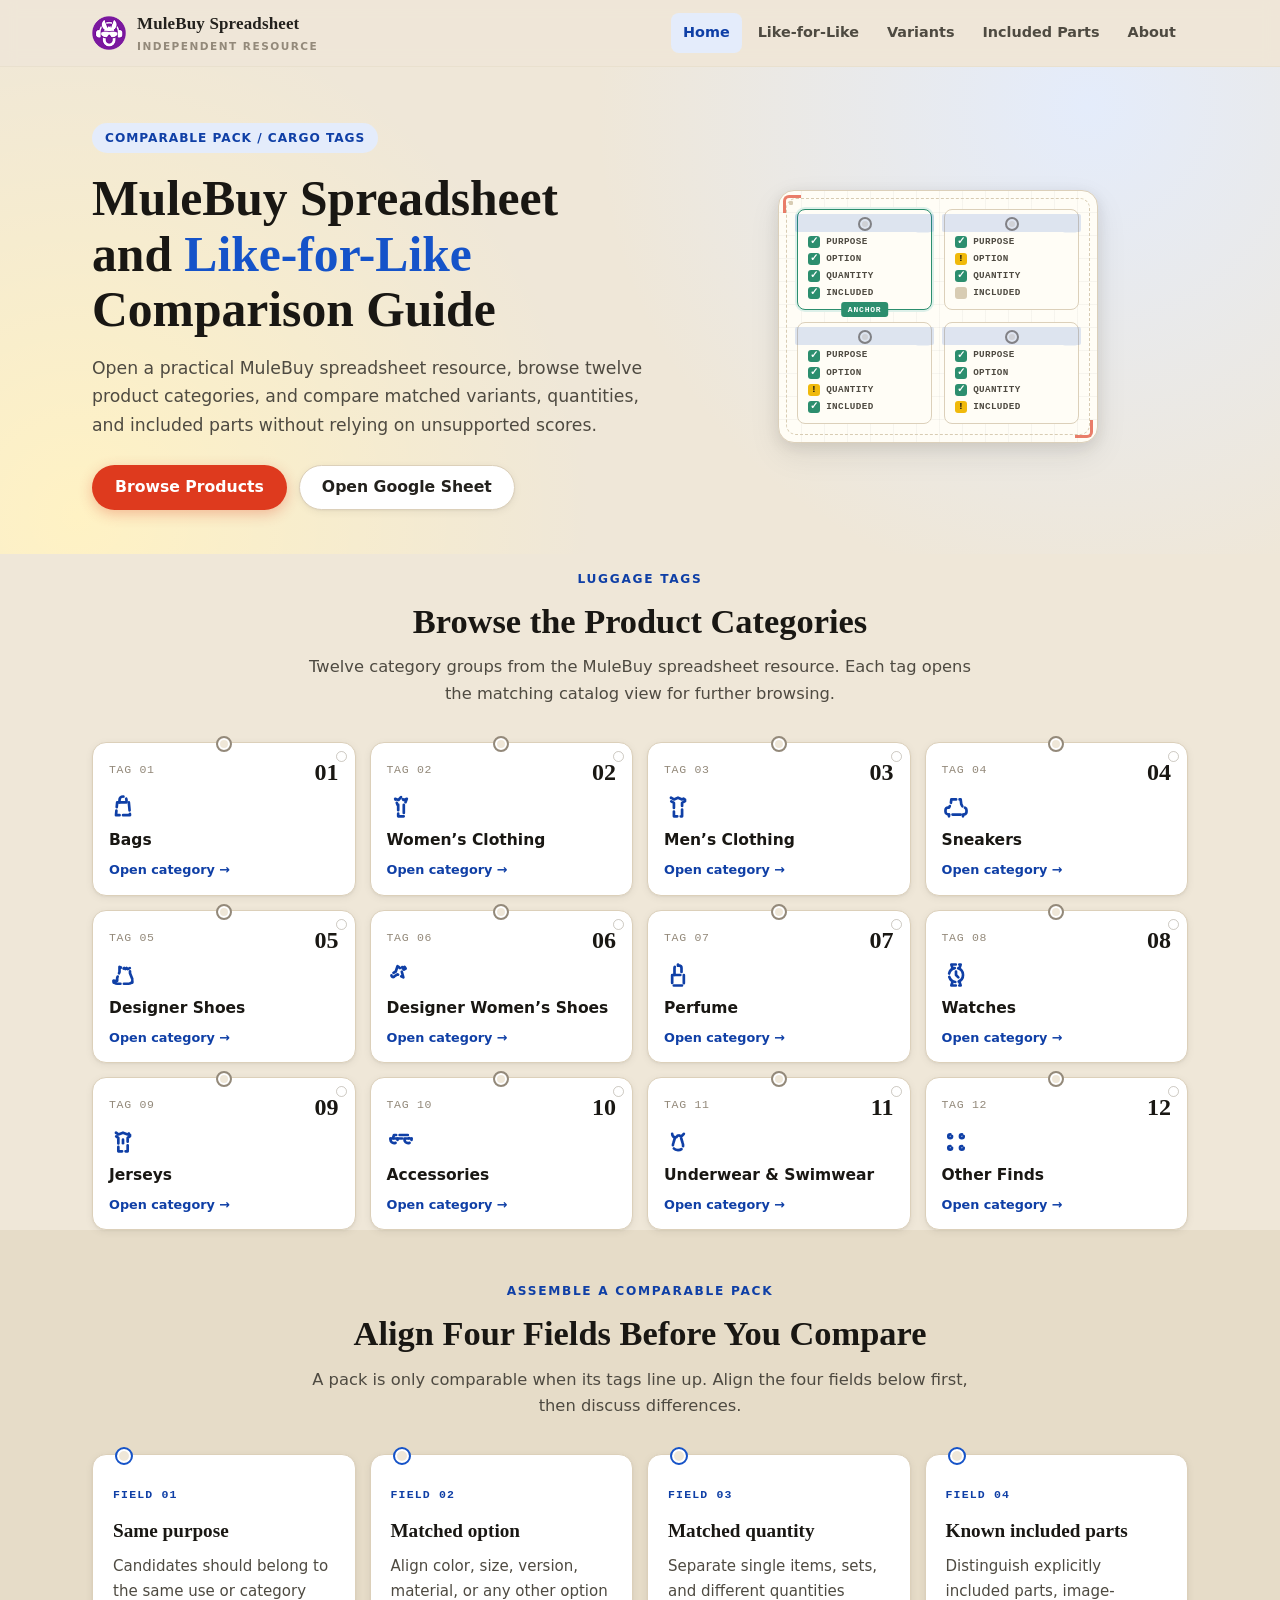
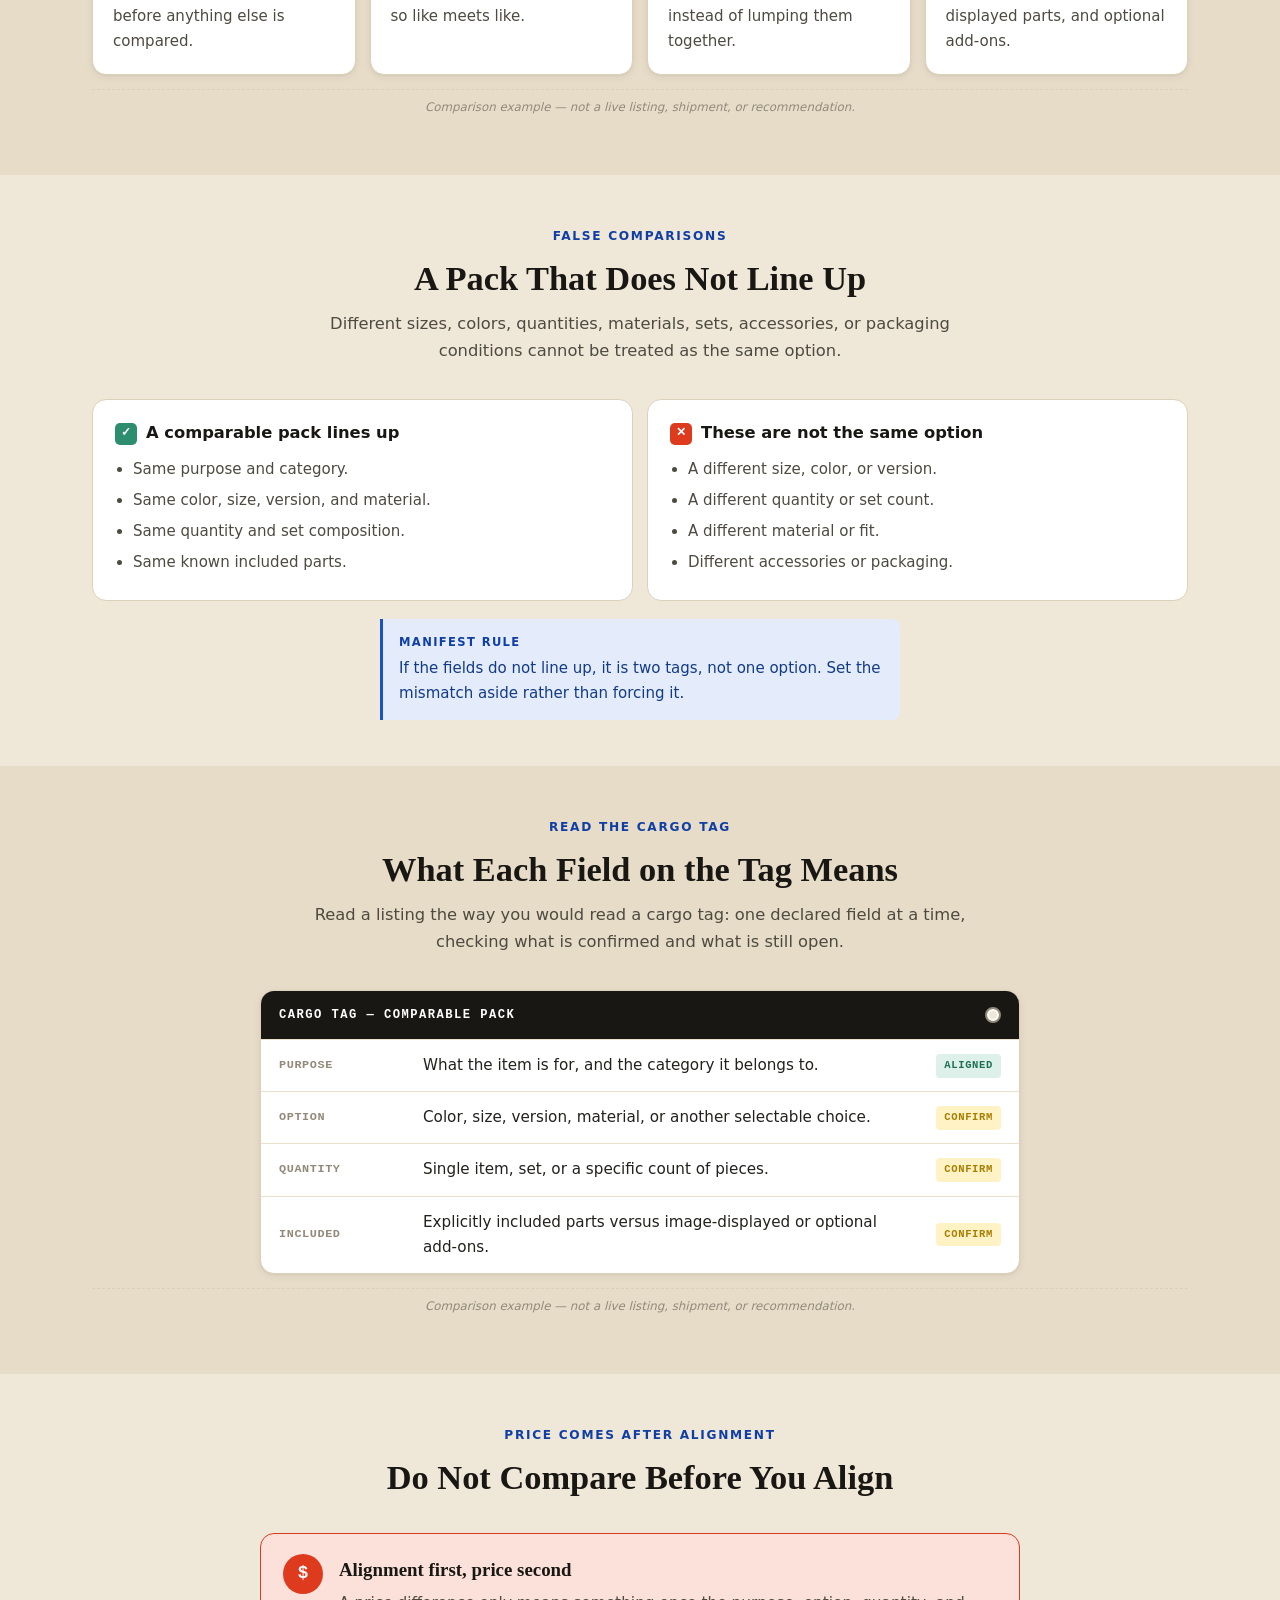
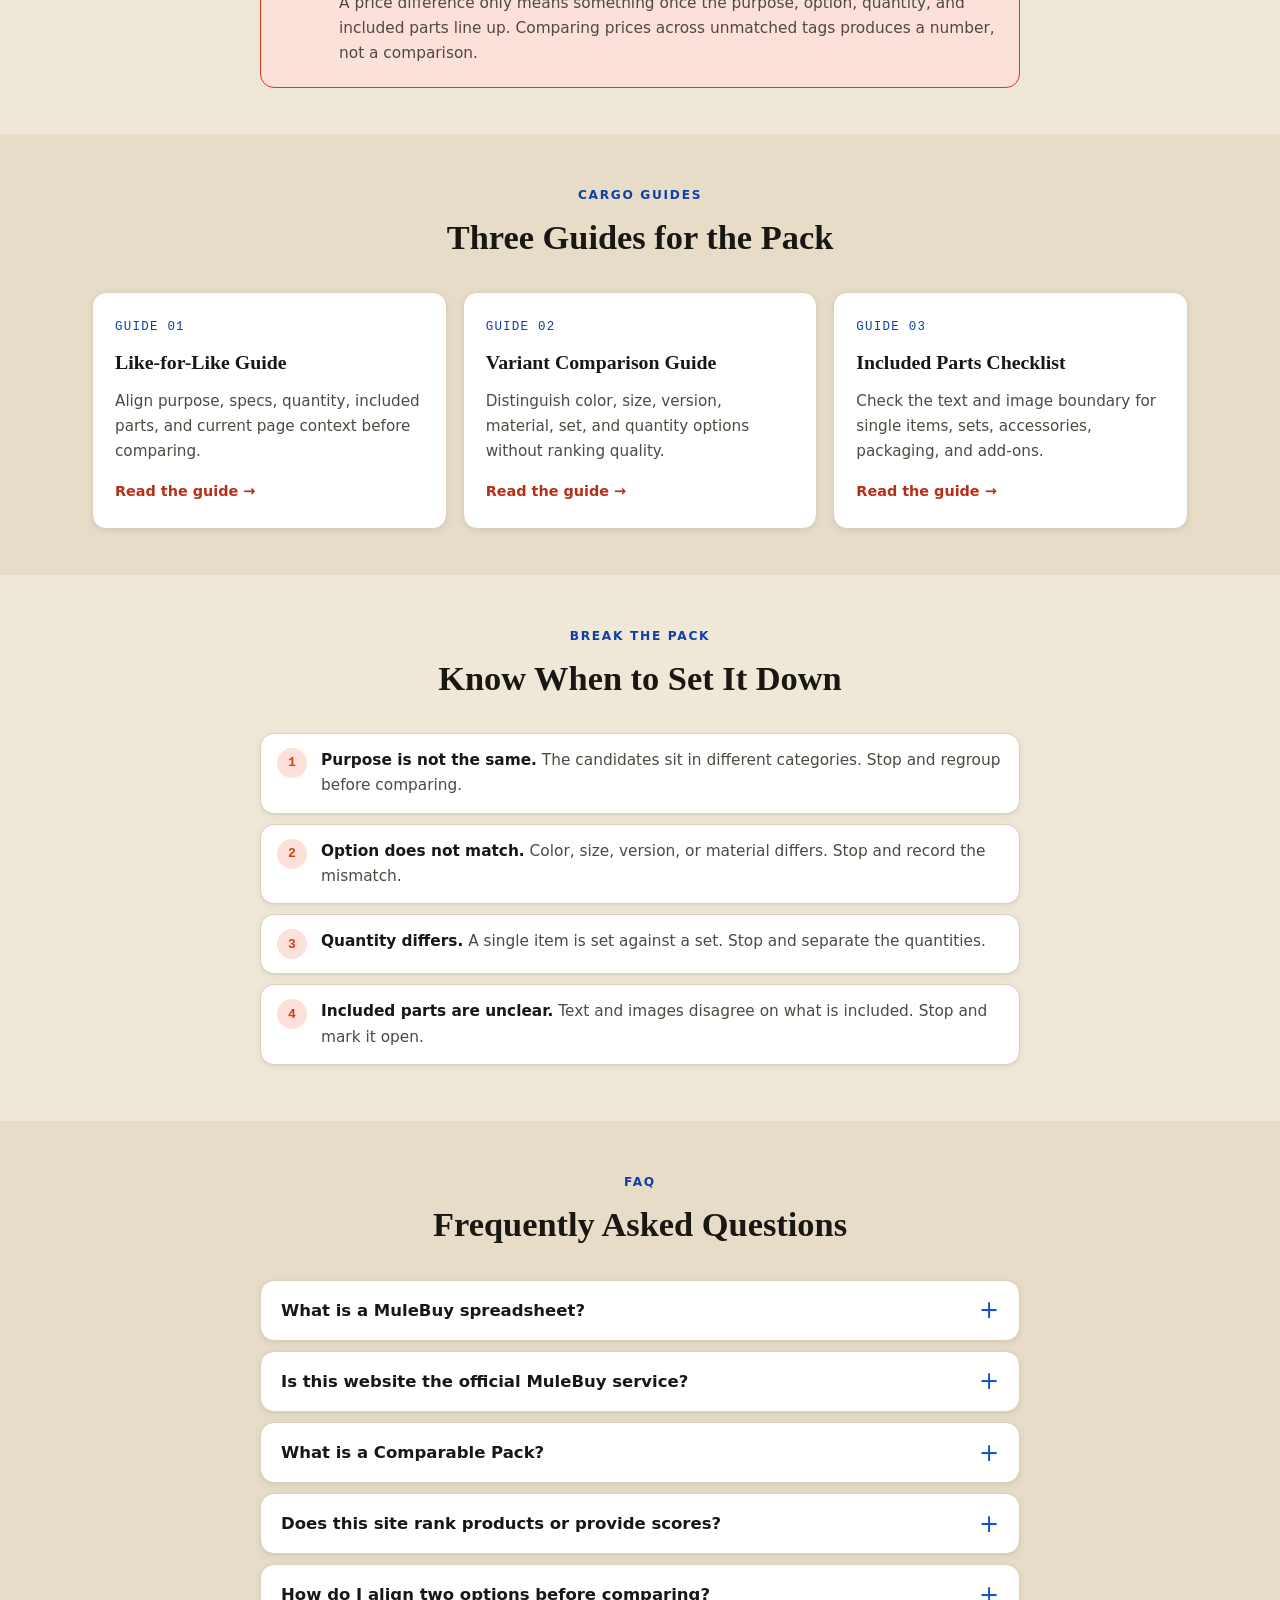
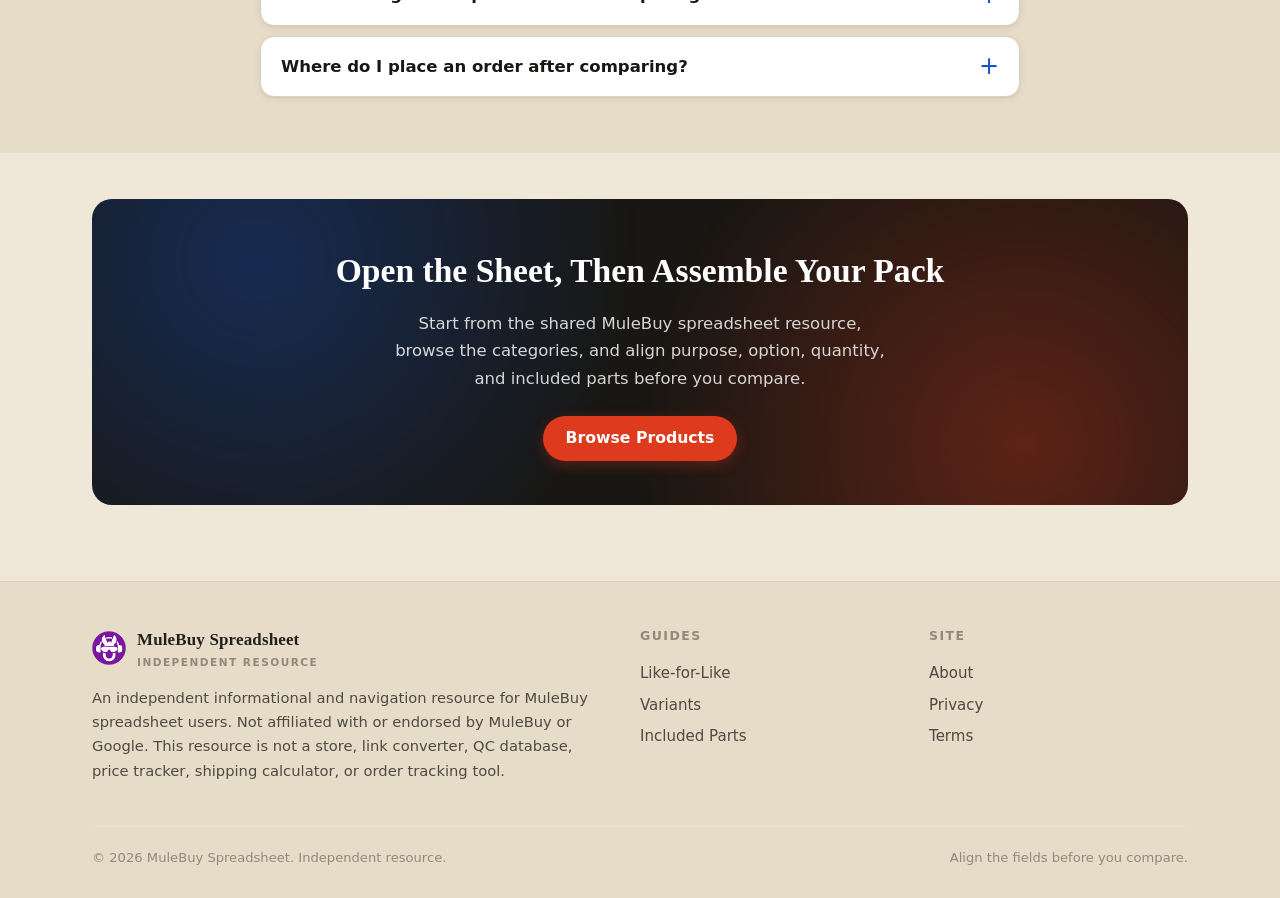
<file: index.html>
<!DOCTYPE html>
<html lang="en">
<head>
  <meta charset="UTF-8">
  <meta name="viewport" content="width=device-width, initial-scale=1.0">
  <script charset="UTF-8" id="LA_COLLECT" src="//sdk.51.la/js-sdk-pro.min.js"></script>
  <script>LA.init({id:"3R7KyZ6nqq0NWQsc",ck:"3R7KyZ6nqq0NWQsc"})</script>
  <meta name="google-site-verification" content="XJH5bWyu3Ub_fdbfXnCgktieLxeAN7sLbtjSL6n2SaM" />
  <title>MuleBuy Spreadsheet &amp; Comparison Guide | Independent Resource</title>
  <meta name="description" content="Open a practical MuleBuy spreadsheet resource, browse categories, and compare variants, quantities, and parts without unsupported scores.">
  <link rel="canonical" href="https://repglide.github.io/mulebuy-spreadsheet/">
  <link rel="icon" type="image/png" href="./assets/images/favicon.png">
  <link rel="stylesheet" href="./assets/css/styles.css">

  <!-- Open Graph / Twitter -->
  <meta property="og:type" content="website">
  <meta property="og:url" content="https://repglide.github.io/mulebuy-spreadsheet/">
  <meta property="og:title" content="MuleBuy Spreadsheet &amp; Comparison Guide | Independent Resource">
  <meta property="og:description" content="Open a practical MuleBuy spreadsheet resource, browse categories, and compare variants, quantities, and parts without unsupported scores.">
  <meta name="twitter:card" content="summary">
  <meta name="twitter:title" content="MuleBuy Spreadsheet &amp; Comparison Guide | Independent Resource">
  <meta name="twitter:description" content="Open a practical MuleBuy spreadsheet resource, browse categories, and compare variants, quantities, and parts without unsupported scores.">

  <!-- JSON-LD Structured Data -->
  <script type="application/ld+json">
  {
    "@context": "https://schema.org",
    "@graph": [
      {
        "@type": "WebSite",
        "@id": "https://repglide.github.io/mulebuy-spreadsheet/#website",
        "url": "https://repglide.github.io/mulebuy-spreadsheet/",
        "name": "MuleBuy Spreadsheet & Comparison Guide",
        "description": "Independent directory and informational guide for MuleBuy spreadsheet users, built around a Comparable Pack method that aligns purpose, option, quantity, and included parts before comparing."
      },
      {
        "@type": "WebPage",
        "@id": "https://repglide.github.io/mulebuy-spreadsheet/#webpage",
        "url": "https://repglide.github.io/mulebuy-spreadsheet/",
        "name": "MuleBuy Spreadsheet and Like-for-Like Comparison Guide",
        "isPartOf": { "@id": "https://repglide.github.io/mulebuy-spreadsheet/#website" },
        "description": "Open a practical MuleBuy spreadsheet resource, browse categories, and compare variants, quantities, and parts without unsupported scores."
      },
      {
        "@type": "FAQPage",
        "mainEntity": [
          {
            "@type": "Question",
            "name": "What is a MuleBuy spreadsheet?",
            "acceptedAnswer": {
              "@type": "Answer",
              "text": "A MuleBuy spreadsheet is a shared document that compiles listing references, category groupings, and product links formatted for use with agent shopping services. It is a reference to research, not an official, live, or complete product catalog."
            }
          },
          {
            "@type": "Question",
            "name": "Is this website the official MuleBuy service?",
            "acceptedAnswer": {
              "@type": "Answer",
              "text": "No. This website is an independent informational and navigation resource. It is not affiliated with, endorsed by, or operated by MuleBuy or Google."
            }
          },
          {
            "@type": "Question",
            "name": "What is a Comparable Pack?",
            "acceptedAnswer": {
              "@type": "Answer",
              "text": "A Comparable Pack is a way to assemble a genuinely comparable candidate group before discussing differences. It aligns the same purpose, matched options, matched quantity, and known included parts, so different sizes, colors, quantities, materials, sets, accessories, or packaging are not treated as the same option."
            }
          },
          {
            "@type": "Question",
            "name": "Does this site rank products or provide scores?",
            "acceptedAnswer": {
              "@type": "Answer",
              "text": "No. This resource does not rank products, assign scores, or name automatic winners. It is not a store, a link converter, a QC database, a price tracker, a shipping calculator, or an order tracking tool."
            }
          },
          {
            "@type": "Question",
            "name": "How do I align two options before comparing?",
            "acceptedAnswer": {
              "@type": "Answer",
              "text": "Align the same purpose, matched option (color, size, version, material), matched quantity, and known included parts first. Only then discuss differences. Do not treat different sizes, colors, quantities, materials, sets, accessories, or packaging as the same option."
            }
          },
          {
            "@type": "Question",
            "name": "Where do I place an order after comparing?",
            "acceptedAnswer": {
              "@type": "Answer",
              "text": "After you have aligned the purpose, option, quantity, and included parts and re-checked the destination page, you can continue through an agent shopping service to submit the item. This website is a navigation resource and does not process orders itself."
            }
          }
        ]
      }
    ]
  }
  </script>
</head>
<body>
  <a href="#main-content" class="skip-link">Skip to main content</a>

  <!-- Header -->
  <header class="site-header">
    <div class="container header-inner">
      <a href="./index.html" class="brand" aria-label="MuleBuy Spreadsheet Home">
        <img src="./assets/images/logo.png" alt="MuleBuy logo" width="34" height="34">
        <span class="brand-name">MuleBuy Spreadsheet<small>Independent Resource</small></span>
      </a>
      <button class="mobile-nav-toggle" aria-expanded="false" aria-label="Toggle navigation menu">
        <svg viewBox="0 0 24 24" fill="none" stroke="currentColor" stroke-width="2" width="22" height="22"><line x1="3" y1="6" x2="21" y2="6"></line><line x1="3" y1="12" x2="21" y2="12"></line><line x1="3" y1="18" x2="21" y2="18"></line></svg>
      </button>
      <nav class="main-nav" aria-label="Primary Navigation">
        <ul>
          <li><a href="./index.html" class="active">Home</a></li>
          <li><a href="./like-for-like-guide/">Like-for-Like</a></li>
          <li><a href="./variant-comparison-guide/">Variants</a></li>
          <li><a href="./included-parts-checklist/">Included Parts</a></li>
          <li><a href="./about/">About</a></li>
        </ul>
      </nav>
    </div>
  </header>

  <main id="main-content">
    <!-- Hero -->
    <section class="hero-section">
      <div class="container hero-grid">
        <div>
          <span class="hero-badge">Comparable Pack / Cargo Tags</span>
          <h1 class="hero-title">MuleBuy Spreadsheet and <em>Like-for-Like</em> Comparison Guide</h1>
          <p class="hero-description">Open a practical MuleBuy spreadsheet resource, browse twelve product categories, and compare matched variants, quantities, and included parts without relying on unsupported scores.</p>
          <div class="hero-actions">
            <a href="https://repglide.com/?agent=mulebuy" class="btn btn-primary" target="_blank" rel="nofollow noopener">Browse Products</a>
            <a href="https://docs.google.com/spreadsheets/d/1KfTbrvw52rRLBAZgn40Zjl6m6pfNarO0/edit?usp=sharing&amp;ouid=102900013243329745539&amp;rtpof=true&amp;sd=true" class="btn btn-secondary" target="_blank" rel="noopener">Open Google Sheet</a>
          </div>
        </div>
        <div class="hero-visual" aria-hidden="true">
          <div class="pack-board">
            <span class="corner tl"></span>
            <span class="corner br"></span>
            <div class="board-grid">
              <div class="cargo-tag tag-anchor">
                <span class="tag-hole"></span>
                <span class="tag-strap"></span>
                <span class="tag-field aligned"><span class="tick">✓</span>PURPOSE</span>
                <span class="tag-field aligned"><span class="tick">✓</span>OPTION</span>
                <span class="tag-field aligned"><span class="tick">✓</span>QUANTITY</span>
                <span class="tag-field aligned"><span class="tick">✓</span>INCLUDED</span>
              </div>
              <div class="cargo-tag">
                <span class="tag-hole"></span>
                <span class="tag-strap"></span>
                <span class="tag-field aligned"><span class="tick">✓</span>PURPOSE</span>
                <span class="tag-field pending"><span class="tick">!</span>OPTION</span>
                <span class="tag-field aligned"><span class="tick">✓</span>QUANTITY</span>
                <span class="tag-field blank"><span class="tick"></span>INCLUDED</span>
              </div>
              <div class="cargo-tag">
                <span class="tag-hole"></span>
                <span class="tag-strap"></span>
                <span class="tag-field aligned"><span class="tick">✓</span>PURPOSE</span>
                <span class="tag-field aligned"><span class="tick">✓</span>OPTION</span>
                <span class="tag-field pending"><span class="tick">!</span>QUANTITY</span>
                <span class="tag-field aligned"><span class="tick">✓</span>INCLUDED</span>
              </div>
              <div class="cargo-tag">
                <span class="tag-hole"></span>
                <span class="tag-strap"></span>
                <span class="tag-field aligned"><span class="tick">✓</span>PURPOSE</span>
                <span class="tag-field aligned"><span class="tick">✓</span>OPTION</span>
                <span class="tag-field aligned"><span class="tick">✓</span>QUANTITY</span>
                <span class="tag-field pending"><span class="tick">!</span>INCLUDED</span>
              </div>
            </div>
          </div>
        </div>
      </div>
    </section>

    <!-- Product Categories (immediately after Hero) -->
    <section class="categories-section" id="categories" aria-labelledby="cat-heading">
      <div class="container">
        <div class="section-header">
          <span class="eyebrow">Luggage Tags</span>
          <h2 class="section-title" id="cat-heading">Browse the Product Categories</h2>
          <p class="section-lead">Twelve category groups from the MuleBuy spreadsheet resource. Each tag opens the matching catalog view for further browsing.</p>
        </div>

        <div class="cat-grid">
          <a class="cat-card" href="https://repglide.com/category/bags?agent=mulebuy" target="_blank" rel="nofollow noopener">
            <span class="cat-top"><span class="cat-code">TAG 01</span><span class="cat-spec">01</span></span>
            <span class="cat-icon" aria-hidden="true"><svg viewBox="0 0 24 24" fill="none" stroke="currentColor" stroke-width="2.3" stroke-linecap="round" stroke-linejoin="round" stroke-dasharray="7 3"><path d="M7 8h10l1 11H6L7 8Z"/><path d="M9 8V6a3 3 0 0 1 6 0v2"/></svg></span>
            <span class="cat-name">Bags</span>
            <span class="cat-arrow">Open category →</span>
          </a>
          <a class="cat-card" href="https://repglide.com/category/womens-clothing?agent=mulebuy" target="_blank" rel="nofollow noopener">
            <span class="cat-top"><span class="cat-code">TAG 02</span><span class="cat-spec">02</span></span>
            <span class="cat-icon" aria-hidden="true"><svg viewBox="0 0 24 24" fill="none" stroke="currentColor" stroke-width="2.3" stroke-linecap="round" stroke-linejoin="round" stroke-dasharray="7 3"><path d="M12 3.5 9.8 6 7 5l2 5h.6V20h4.8V10H15l2-5-2.8 1L12 3.5Z"/></svg></span>
            <span class="cat-name">Women&rsquo;s Clothing</span>
            <span class="cat-arrow">Open category →</span>
          </a>
          <a class="cat-card" href="https://repglide.com/category/mens-clothing?agent=mulebuy" target="_blank" rel="nofollow noopener">
            <span class="cat-top"><span class="cat-code">TAG 03</span><span class="cat-spec">03</span></span>
            <span class="cat-icon" aria-hidden="true"><svg viewBox="0 0 24 24" fill="none" stroke="currentColor" stroke-width="2.3" stroke-linecap="round" stroke-linejoin="round" stroke-dasharray="7 3"><path d="M12 4 8.5 5.5 6 4v3l2.5 1.5V20h7V8.5L18 7V4l-2.5 1.5L12 4Z"/></svg></span>
            <span class="cat-name">Men&rsquo;s Clothing</span>
            <span class="cat-arrow">Open category →</span>
          </a>
          <a class="cat-card" href="https://repglide.com/category/sneakers?agent=mulebuy" target="_blank" rel="nofollow noopener">
            <span class="cat-top"><span class="cat-code">TAG 04</span><span class="cat-spec">04</span></span>
            <span class="cat-icon" aria-hidden="true"><svg viewBox="0 0 24 24" fill="none" stroke="currentColor" stroke-width="2.3" stroke-linecap="round" stroke-linejoin="round" stroke-dasharray="7 3"><path d="M3 16v-1.5c0-1 1-2 2-2h1l1.5-3L8 5.5h8l.5 4L18 12.5h1c1 0 2 1 2 2V16c0 1.5-1.5 2.5-3 2.5H6c-1.5 0-3-1-3-2.5Z"/><path d="M6 18.5V20M18 18.5V20"/></svg></span>
            <span class="cat-name">Sneakers</span>
            <span class="cat-arrow">Open category →</span>
          </a>
          <a class="cat-card" href="https://repglide.com/category/designer-shoes?agent=mulebuy" target="_blank" rel="nofollow noopener">
            <span class="cat-top"><span class="cat-code">TAG 05</span><span class="cat-spec">05</span></span>
            <span class="cat-icon" aria-hidden="true"><svg viewBox="0 0 24 24" fill="none" stroke="currentColor" stroke-width="2.3" stroke-linecap="round" stroke-linejoin="round" stroke-dasharray="7 3"><path d="M4 17c0 1.5 1.5 2.5 3 2.5h10c1.5 0 3-1 3-2.5v-1.5l-2-5V6l-2 1-1-1-1 1-1-1-1 1-1-1-2-1v4.5l-2 5V17Z"/><path d="M4 17v1.5M20 17v1.5"/></svg></span>
            <span class="cat-name">Designer Shoes</span>
            <span class="cat-arrow">Open category →</span>
          </a>
          <a class="cat-card" href="https://repglide.com/category/designer-womens-shoes?agent=mulebuy" target="_blank" rel="nofollow noopener">
            <span class="cat-top"><span class="cat-code">TAG 06</span><span class="cat-spec">06</span></span>
            <span class="cat-icon" aria-hidden="true"><svg viewBox="0 0 24 24" fill="none" stroke="currentColor" stroke-width="2.3" stroke-linecap="round" stroke-linejoin="round" stroke-dasharray="7 3"><path d="M9 4.5 7.5 9 5 10.5c-1 .5-1.5 1.5-1 2.5s2 1 2.5 0L9 11.5 14 14l-1.5-5.5L16 6.5 15 5l-1.5 1.5L13 5l-1.5 1.5L10 5 9 4.5Z"/></svg></span>
            <span class="cat-name">Designer Women&rsquo;s Shoes</span>
            <span class="cat-arrow">Open category →</span>
          </a>
          <a class="cat-card" href="https://repglide.com/category/perfume?agent=mulebuy" target="_blank" rel="nofollow noopener">
            <span class="cat-top"><span class="cat-code">TAG 07</span><span class="cat-spec">07</span></span>
            <span class="cat-icon" aria-hidden="true"><svg viewBox="0 0 24 24" fill="none" stroke="currentColor" stroke-width="2.3" stroke-linecap="round" stroke-linejoin="round" stroke-dasharray="7 3"><path d="M9 12V6a2 2 0 0 1 2-2h2a2 2 0 0 1 2 2v6"/><path d="M7 12h10v8a1 1 0 0 1-1 1H8a1 1 0 0 1-1-1v-8Z"/><path d="M12 4V3"/></svg></span>
            <span class="cat-name">Perfume</span>
            <span class="cat-arrow">Open category →</span>
          </a>
          <a class="cat-card" href="https://repglide.com/category/watches?agent=mulebuy" target="_blank" rel="nofollow noopener">
            <span class="cat-top"><span class="cat-code">TAG 08</span><span class="cat-spec">08</span></span>
            <span class="cat-icon" aria-hidden="true"><svg viewBox="0 0 24 24" fill="none" stroke="currentColor" stroke-width="2.3" stroke-linecap="round" stroke-linejoin="round" stroke-dasharray="7 3"><circle cx="12" cy="12" r="6"/><path d="M12 9v3l2 2"/><path d="M9 6 8 3h8l-1 3"/><path d="M9 18l-1 3h8l-1-3"/></svg></span>
            <span class="cat-name">Watches</span>
            <span class="cat-arrow">Open category →</span>
          </a>
          <a class="cat-card" href="https://repglide.com/category/jerseys?agent=mulebuy" target="_blank" rel="nofollow noopener">
            <span class="cat-top"><span class="cat-code">TAG 09</span><span class="cat-spec">09</span></span>
            <span class="cat-icon" aria-hidden="true"><svg viewBox="0 0 24 24" fill="none" stroke="currentColor" stroke-width="2.3" stroke-linecap="round" stroke-linejoin="round" stroke-dasharray="7 3"><path d="M12 4 8 5.5 6 4v3l2 1.5V20h8V8.5L18 7V4l-2 1.5L12 4Z"/><path d="M12 10v3"/></svg></span>
            <span class="cat-name">Jerseys</span>
            <span class="cat-arrow">Open category →</span>
          </a>
          <a class="cat-card" href="https://repglide.com/category/accessories?agent=mulebuy" target="_blank" rel="nofollow noopener">
            <span class="cat-top"><span class="cat-code">TAG 10</span><span class="cat-spec">10</span></span>
            <span class="cat-icon" aria-hidden="true"><svg viewBox="0 0 24 24" fill="none" stroke="currentColor" stroke-width="2.3" stroke-linecap="round" stroke-linejoin="round" stroke-dasharray="7 3"><path d="M3 9h2l1-3h12l1 3h2"/><path d="M3 9v1a3 3 0 0 0 6 0V9"/><path d="M15 9v1a3 3 0 0 0 6 0V9"/><path d="M6 9h12"/></svg></span>
            <span class="cat-name">Accessories</span>
            <span class="cat-arrow">Open category →</span>
          </a>
          <a class="cat-card" href="https://repglide.com/category/underwear-swimwear?agent=mulebuy" target="_blank" rel="nofollow noopener">
            <span class="cat-top"><span class="cat-code">TAG 11</span><span class="cat-spec">11</span></span>
            <span class="cat-icon" aria-hidden="true"><svg viewBox="0 0 24 24" fill="none" stroke="currentColor" stroke-width="2.3" stroke-linecap="round" stroke-linejoin="round" stroke-dasharray="7 3"><path d="M7 5c0 2 1.5 3 2.5 3S12 7 12 5c0 1 1.5 2 2.5 2S17 5 17 5"/><path d="M9.5 8 8 13c-1 3 0 6 4 6s5-3 4-6l-1.5-5"/></svg></span>
            <span class="cat-name">Underwear &amp; Swimwear</span>
            <span class="cat-arrow">Open category →</span>
          </a>
          <a class="cat-card" href="https://repglide.com/category/other?agent=mulebuy" target="_blank" rel="nofollow noopener">
            <span class="cat-top"><span class="cat-code">TAG 12</span><span class="cat-spec">12</span></span>
            <span class="cat-icon" aria-hidden="true"><svg viewBox="0 0 24 24" fill="none" stroke="currentColor" stroke-width="2.3" stroke-linecap="round" stroke-linejoin="round" stroke-dasharray="7 3"><circle cx="7" cy="7" r="1.6"/><circle cx="17" cy="7" r="1.6"/><circle cx="7" cy="17" r="1.6"/><circle cx="17" cy="17" r="1.6"/></svg></span>
            <span class="cat-name">Other Finds</span>
            <span class="cat-arrow">Open category →</span>
          </a>
        </div>
      </div>
    </section>

    <!-- Assemble a Comparable Pack -->
    <section class="section section-alt" id="comparable-pack" aria-labelledby="pack-heading">
      <div class="container">
        <div class="section-header">
          <span class="eyebrow">Assemble a Comparable Pack</span>
          <h2 class="section-title" id="pack-heading">Align Four Fields Before You Compare</h2>
          <p class="section-lead">A pack is only comparable when its tags line up. Align the four fields below first, then discuss differences.</p>
        </div>

        <div class="pack-grid">
          <div class="pack-step">
            <span class="p-num">Field 01</span>
            <h3>Same purpose</h3>
            <p>Candidates should belong to the same use or category before anything else is compared.</p>
          </div>
          <div class="pack-step">
            <span class="p-num">Field 02</span>
            <h3>Matched option</h3>
            <p>Align color, size, version, material, or any other option so like meets like.</p>
          </div>
          <div class="pack-step">
            <span class="p-num">Field 03</span>
            <h3>Matched quantity</h3>
            <p>Separate single items, sets, and different quantities instead of lumping them together.</p>
          </div>
          <div class="pack-step">
            <span class="p-num">Field 04</span>
            <h3>Known included parts</h3>
            <p>Distinguish explicitly included parts, image-displayed parts, and optional add-ons.</p>
          </div>
        </div>
        <p class="example-flag" style="display:block;text-align:center;">Comparison example — not a live listing, shipment, or recommendation.</p>
      </div>
    </section>

    <!-- False Comparisons -->
    <section class="section" id="false-comparisons" aria-labelledby="fc-heading">
      <div class="container">
        <div class="section-header">
          <span class="eyebrow">False Comparisons</span>
          <h2 class="section-title" id="fc-heading">A Pack That Does Not Line Up</h2>
          <p class="section-lead">Different sizes, colors, quantities, materials, sets, accessories, or packaging conditions cannot be treated as the same option.</p>
        </div>
        <div class="duo-grid">
          <div class="duo-col is-a">
            <h3><span class="mark">✓</span>A comparable pack lines up</h3>
            <ul>
              <li>Same purpose and category.</li>
              <li>Same color, size, version, and material.</li>
              <li>Same quantity and set composition.</li>
              <li>Same known included parts.</li>
            </ul>
          </div>
          <div class="duo-col is-b">
            <h3><span class="mark">✕</span>These are not the same option</h3>
            <ul>
              <li>A different size, color, or version.</li>
              <li>A different quantity or set count.</li>
              <li>A different material or fit.</li>
              <li>Different accessories or packaging.</li>
            </ul>
          </div>
        </div>
        <div class="manifest-rule" style="max-width:520px;margin:18px auto 0;"><strong>Manifest rule</strong>If the fields do not line up, it is two tags, not one option. Set the mismatch aside rather than forcing it.</div>
      </div>
    </section>

    <!-- Read the Cargo Tag -->
    <section class="section section-alt" id="read-tag" aria-labelledby="rt-heading">
      <div class="container">
        <div class="section-header">
          <span class="eyebrow">Read the Cargo Tag</span>
          <h2 class="section-title" id="rt-heading">What Each Field on the Tag Means</h2>
          <p class="section-lead">Read a listing the way you would read a cargo tag: one declared field at a time, checking what is confirmed and what is still open.</p>
        </div>

        <div class="cargo-manifest">
          <div class="cm-head">
            <span class="cm-title">Cargo Tag — Comparable Pack</span>
            <span class="cm-hole"></span>
          </div>
          <div class="cm-row"><span class="cm-k">Purpose</span><span class="cm-v">What the item is for, and the category it belongs to.</span><span class="cm-s aligned">Aligned</span></div>
          <div class="cm-row"><span class="cm-k">Option</span><span class="cm-v">Color, size, version, material, or another selectable choice.</span><span class="cm-s pending">Confirm</span></div>
          <div class="cm-row"><span class="cm-k">Quantity</span><span class="cm-v">Single item, set, or a specific count of pieces.</span><span class="cm-s pending">Confirm</span></div>
          <div class="cm-row"><span class="cm-k">Included</span><span class="cm-v">Explicitly included parts versus image-displayed or optional add-ons.</span><span class="cm-s pending">Confirm</span></div>
        </div>
        <p class="example-flag" style="display:block;text-align:center;">Comparison example — not a live listing, shipment, or recommendation.</p>
      </div>
    </section>

    <!-- Price Comes After Alignment -->
    <section class="section" id="price-after" aria-labelledby="pa-heading">
      <div class="container">
        <div class="section-header">
          <span class="eyebrow">Price Comes After Alignment</span>
          <h2 class="section-title" id="pa-heading">Do Not Compare Before You Align</h2>
        </div>
        <div class="price-banner">
          <span class="pb-ic">$</span>
          <div>
            <h3>Alignment first, price second</h3>
            <p>A price difference only means something once the purpose, option, quantity, and included parts line up. Comparing prices across unmatched tags produces a number, not a comparison.</p>
          </div>
        </div>
      </div>
    </section>

    <!-- Guide entries -->
    <section class="section section-alt" id="guides" aria-labelledby="guides-heading">
      <div class="container">
        <div class="section-header">
          <span class="eyebrow">Cargo Guides</span>
          <h2 class="section-title" id="guides-heading">Three Guides for the Pack</h2>
        </div>
        <div class="guide-grid">
          <a class="guide-card" href="./like-for-like-guide/">
            <span class="guide-num">GUIDE 01</span>
            <h3>Like-for-Like Guide</h3>
            <p>Align purpose, specs, quantity, included parts, and current page context before comparing.</p>
            <span class="guide-cta">Read the guide →</span>
          </a>
          <a class="guide-card" href="./variant-comparison-guide/">
            <span class="guide-num">GUIDE 02</span>
            <h3>Variant Comparison Guide</h3>
            <p>Distinguish color, size, version, material, set, and quantity options without ranking quality.</p>
            <span class="guide-cta">Read the guide →</span>
          </a>
          <a class="guide-card" href="./included-parts-checklist/">
            <span class="guide-num">GUIDE 03</span>
            <h3>Included Parts Checklist</h3>
            <p>Check the text and image boundary for single items, sets, accessories, packaging, and add-ons.</p>
            <span class="guide-cta">Read the guide →</span>
          </a>
        </div>
      </div>
    </section>

    <!-- Break the Pack -->
    <section class="section" id="break-pack" aria-labelledby="bp-heading">
      <div class="container">
        <div class="section-header">
          <span class="eyebrow">Break the Pack</span>
          <h2 class="section-title" id="bp-heading">Know When to Set It Down</h2>
        </div>
        <ul class="stop-list">
          <li><span class="s-num">1</span><p><strong>Purpose is not the same.</strong> The candidates sit in different categories. Stop and regroup before comparing.</p></li>
          <li><span class="s-num">2</span><p><strong>Option does not match.</strong> Color, size, version, or material differs. Stop and record the mismatch.</p></li>
          <li><span class="s-num">3</span><p><strong>Quantity differs.</strong> A single item is set against a set. Stop and separate the quantities.</p></li>
          <li><span class="s-num">4</span><p><strong>Included parts are unclear.</strong> Text and images disagree on what is included. Stop and mark it open.</p></li>
        </ul>
      </div>
    </section>

    <!-- FAQ -->
    <section class="section section-alt" id="faq" aria-labelledby="faq-heading">
      <div class="container">
        <div class="section-header">
          <span class="eyebrow">FAQ</span>
          <h2 class="section-title" id="faq-heading">Frequently Asked Questions</h2>
        </div>
        <div class="faq-list">
          <details class="faq-item">
            <summary>What is a MuleBuy spreadsheet?</summary>
            <div class="faq-body"><p>A MuleBuy spreadsheet is a shared document that compiles listing references, category groupings, and product links formatted for use with agent shopping services. It is a reference to research, not an official, live, or complete product catalog.</p></div>
          </details>
          <details class="faq-item">
            <summary>Is this website the official MuleBuy service?</summary>
            <div class="faq-body"><p>No. This website is an independent informational and navigation resource. It is not affiliated with, endorsed by, or operated by MuleBuy or Google.</p></div>
          </details>
          <details class="faq-item">
            <summary>What is a Comparable Pack?</summary>
            <div class="faq-body"><p>A Comparable Pack is a way to assemble a genuinely comparable candidate group before discussing differences. It aligns the same purpose, matched options, matched quantity, and known included parts, so different sizes, colors, quantities, materials, sets, accessories, or packaging are not treated as the same option.</p></div>
          </details>
          <details class="faq-item">
            <summary>Does this site rank products or provide scores?</summary>
            <div class="faq-body"><p>No. This resource does not rank products, assign scores, or name automatic winners. It is not a store, a link converter, a QC database, a price tracker, a shipping calculator, or an order tracking tool.</p></div>
          </details>
          <details class="faq-item">
            <summary>How do I align two options before comparing?</summary>
            <div class="faq-body"><p>Align the same purpose, matched option (color, size, version, material), matched quantity, and known included parts first. Only then discuss differences. Do not treat different sizes, colors, quantities, materials, sets, accessories, or packaging as the same option.</p></div>
          </details>
          <details class="faq-item">
            <summary>Where do I place an order after comparing?</summary>
            <div class="faq-body"><p>After you have aligned the purpose, option, quantity, and included parts and re-checked the destination page, you can continue through an agent shopping service to submit the item. This website is a navigation resource and does not process orders itself.</p></div>
          </details>
        </div>
      </div>
    </section>

    <!-- Final CTA -->
    <section class="section" aria-labelledby="cta-heading">
      <div class="container">
        <div class="final-cta">
          <h2 id="cta-heading">Open the Sheet, Then Assemble Your Pack</h2>
          <p>Start from the shared MuleBuy spreadsheet resource, browse the categories, and align purpose, option, quantity, and included parts before you compare.</p>
          <a href="https://repglide.com/?agent=mulebuy" class="btn btn-primary" target="_blank" rel="nofollow noopener">Browse Products</a>
        </div>
      </div>
    </section>
  </main>

  <!-- Footer -->
  <footer class="site-footer">
    <div class="container">
      <div class="footer-grid">
        <div class="footer-brand">
          <a href="./index.html" class="brand" aria-label="MuleBuy Spreadsheet Home">
            <img src="./assets/images/logo.png" alt="MuleBuy logo" width="30" height="30">
            <span class="brand-name">MuleBuy Spreadsheet<small>Independent Resource</small></span>
          </a>
          <p>An independent informational and navigation resource for MuleBuy spreadsheet users. Not affiliated with or endorsed by MuleBuy or Google. This resource is not a store, link converter, QC database, price tracker, shipping calculator, or order tracking tool.</p>
        </div>
        <div class="footer-col">
          <h4>Guides</h4>
          <ul>
            <li><a href="./like-for-like-guide/">Like-for-Like</a></li>
            <li><a href="./variant-comparison-guide/">Variants</a></li>
            <li><a href="./included-parts-checklist/">Included Parts</a></li>
          </ul>
        </div>
        <div class="footer-col">
          <h4>Site</h4>
          <ul>
            <li><a href="./about/">About</a></li>
            <li><a href="./privacy/">Privacy</a></li>
            <li><a href="./terms/">Terms</a></li>
          </ul>
        </div>
      </div>
      <div class="footer-bottom">
        <span>&copy; <span id="year">2026</span> MuleBuy Spreadsheet. Independent resource.</span>
        <span>Align the fields before you compare.</span>
      </div>
    </div>
  </footer>

  <script src="./assets/js/main.js"></script>
</body>
</html>
</file>
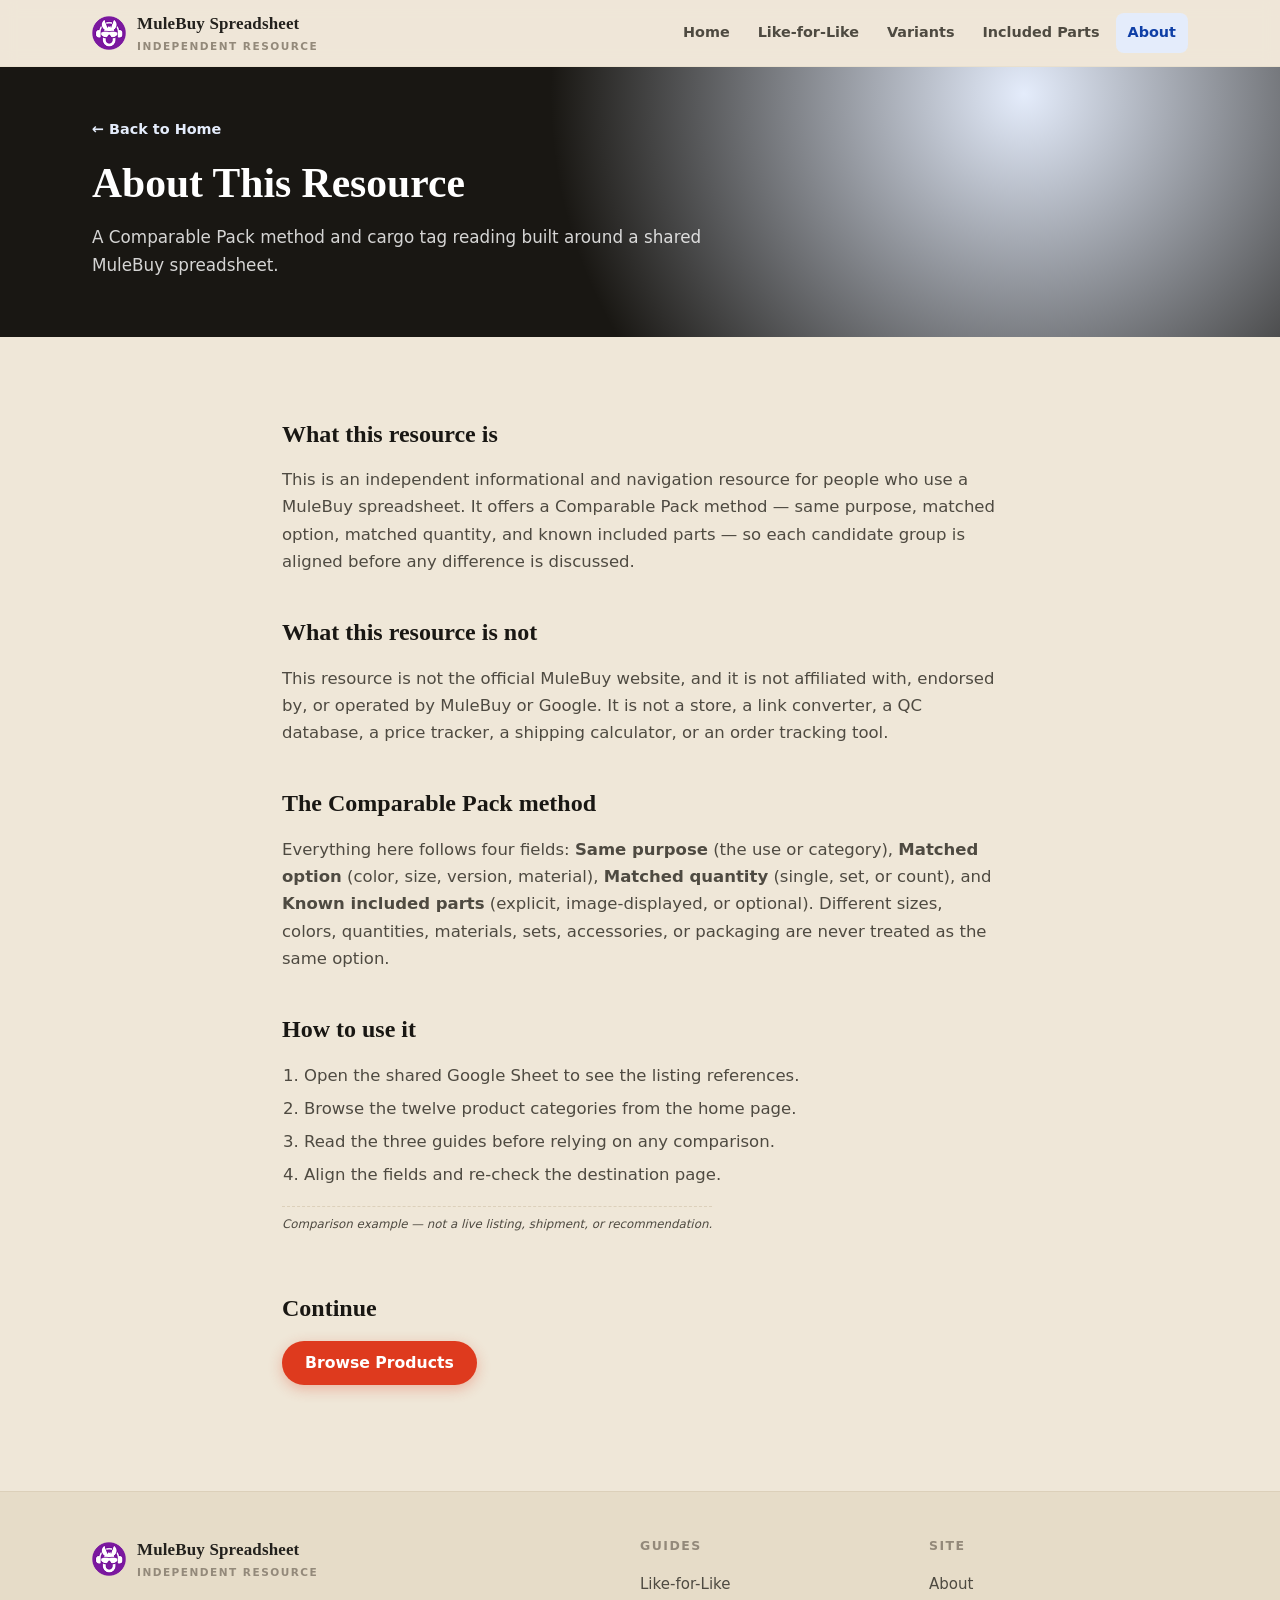
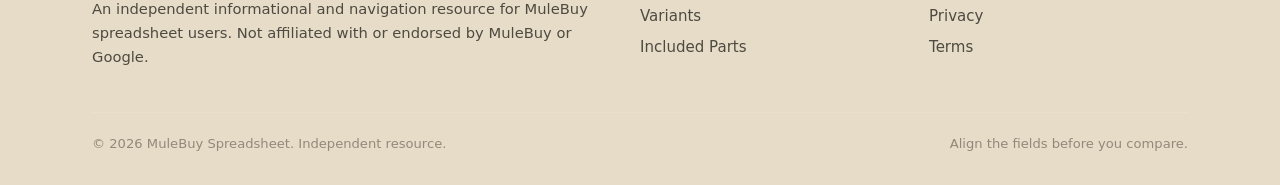
<file: about/index.html>
<!DOCTYPE html>
<html lang="en">
<head>
  <meta charset="UTF-8">
  <meta name="viewport" content="width=device-width, initial-scale=1.0">
  <title>About | MuleBuy Spreadsheet</title>
  <meta name="description" content="About this independent MuleBuy spreadsheet resource: a Comparable Pack method and cargo tag reading, not an official MuleBuy service.">
  <link rel="canonical" href="https://repglide.github.io/mulebuy-spreadsheet/about/">
  <link rel="icon" type="image/png" href="../assets/images/favicon.png">
  <link rel="stylesheet" href="../assets/css/styles.css">
  <meta name="robots" content="index, follow">
</head>
<body>
  <a href="#main-content" class="skip-link">Skip to main content</a>

  <header class="site-header">
    <div class="container header-inner">
      <a href="../index.html" class="brand" aria-label="MuleBuy Spreadsheet Home">
        <img src="../assets/images/logo.png" alt="MuleBuy logo" width="34" height="34">
        <span class="brand-name">MuleBuy Spreadsheet<small>Independent Resource</small></span>
      </a>
      <button class="mobile-nav-toggle" aria-expanded="false" aria-label="Toggle navigation menu">
        <svg viewBox="0 0 24 24" fill="none" stroke="currentColor" stroke-width="2" width="22" height="22"><line x1="3" y1="6" x2="21" y2="6"></line><line x1="3" y1="12" x2="21" y2="12"></line><line x1="3" y1="18" x2="21" y2="18"></line></svg>
      </button>
      <nav class="main-nav" aria-label="Primary Navigation">
        <ul>
          <li><a href="../index.html">Home</a></li>
          <li><a href="../like-for-like-guide/">Like-for-Like</a></li>
          <li><a href="../variant-comparison-guide/">Variants</a></li>
          <li><a href="../included-parts-checklist/">Included Parts</a></li>
          <li><a href="../about/" class="active">About</a></li>
        </ul>
      </nav>
    </div>
  </header>

  <main id="main-content">
    <section class="page-hero">
      <div class="container">
        <a class="back-link" href="../index.html">← Back to Home</a>
        <h1>About This Resource</h1>
        <p>A Comparable Pack method and cargo tag reading built around a shared MuleBuy spreadsheet.</p>
      </div>
    </section>

    <div class="article-body">
      <h2>What this resource is</h2>
      <p>This is an independent informational and navigation resource for people who use a MuleBuy spreadsheet. It offers a Comparable Pack method — same purpose, matched option, matched quantity, and known included parts — so each candidate group is aligned before any difference is discussed.</p>

      <h2>What this resource is not</h2>
      <p>This resource is not the official MuleBuy website, and it is not affiliated with, endorsed by, or operated by MuleBuy or Google. It is not a store, a link converter, a QC database, a price tracker, a shipping calculator, or an order tracking tool.</p>

      <h2>The Comparable Pack method</h2>
      <p>Everything here follows four fields: <strong>Same purpose</strong> (the use or category), <strong>Matched option</strong> (color, size, version, material), <strong>Matched quantity</strong> (single, set, or count), and <strong>Known included parts</strong> (explicit, image-displayed, or optional). Different sizes, colors, quantities, materials, sets, accessories, or packaging are never treated as the same option.</p>

      <h2>How to use it</h2>
      <ol>
        <li>Open the shared Google Sheet to see the listing references.</li>
        <li>Browse the twelve product categories from the home page.</li>
        <li>Read the three guides before relying on any comparison.</li>
        <li>Align the fields and re-check the destination page.</li>
      </ol>

      <p class="example-flag">Comparison example — not a live listing, shipment, or recommendation.</p>

      <h2>Continue</h2>
      <p><a href="https://repglide.com/?agent=mulebuy" class="btn btn-primary" target="_blank" rel="nofollow noopener">Browse Products</a></p>
    </div>
  </main>

  <footer class="site-footer">
    <div class="container">
      <div class="footer-grid">
        <div class="footer-brand">
          <a href="../index.html" class="brand" aria-label="MuleBuy Spreadsheet Home">
            <img src="../assets/images/logo.png" alt="MuleBuy logo" width="30" height="30">
            <span class="brand-name">MuleBuy Spreadsheet<small>Independent Resource</small></span>
          </a>
          <p>An independent informational and navigation resource for MuleBuy spreadsheet users. Not affiliated with or endorsed by MuleBuy or Google.</p>
        </div>
        <div class="footer-col">
          <h4>Guides</h4>
          <ul>
            <li><a href="../like-for-like-guide/">Like-for-Like</a></li>
            <li><a href="../variant-comparison-guide/">Variants</a></li>
            <li><a href="../included-parts-checklist/">Included Parts</a></li>
          </ul>
        </div>
        <div class="footer-col">
          <h4>Site</h4>
          <ul>
            <li><a href="../about/">About</a></li>
            <li><a href="../privacy/">Privacy</a></li>
            <li><a href="../terms/">Terms</a></li>
          </ul>
        </div>
      </div>
      <div class="footer-bottom">
        <span>&copy; <span id="year">2026</span> MuleBuy Spreadsheet. Independent resource.</span>
        <span>Align the fields before you compare.</span>
      </div>
    </div>
  </footer>

  <script src="../assets/js/main.js"></script>
</body>
</html>
</file>
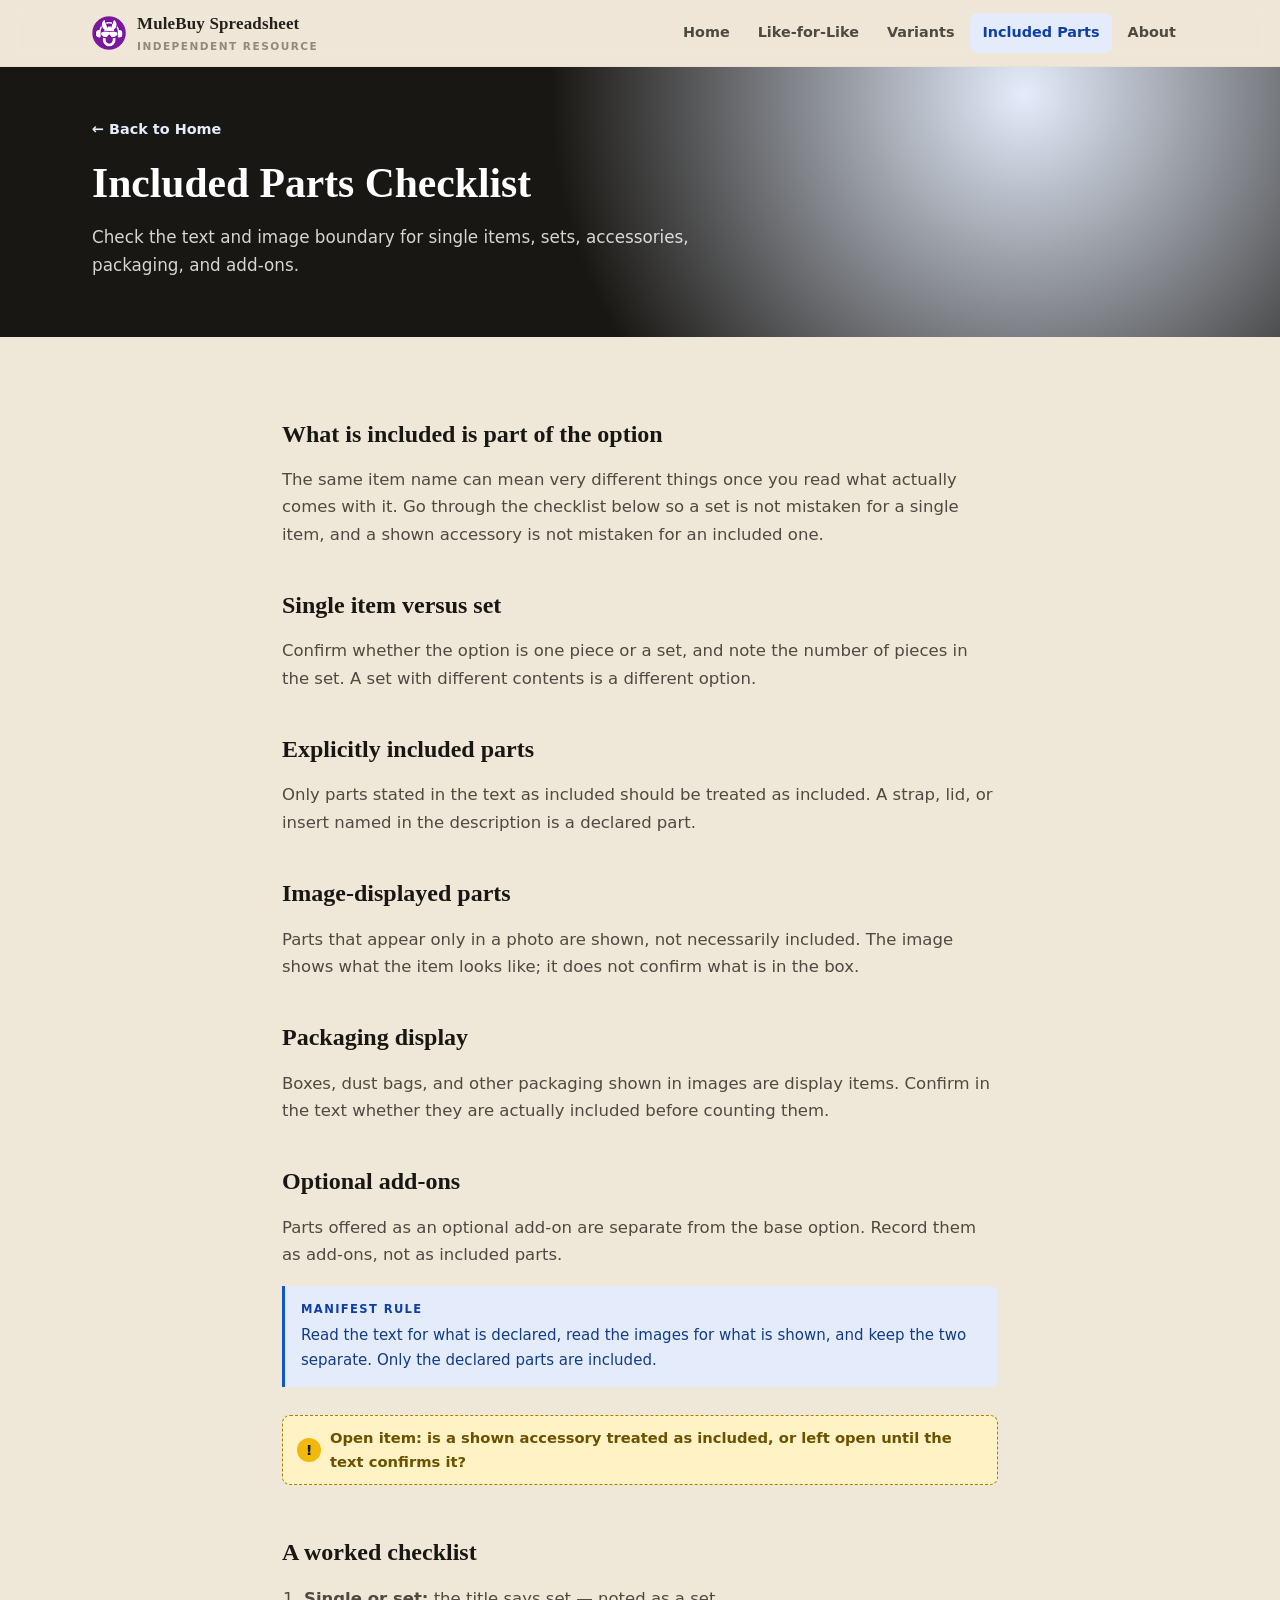
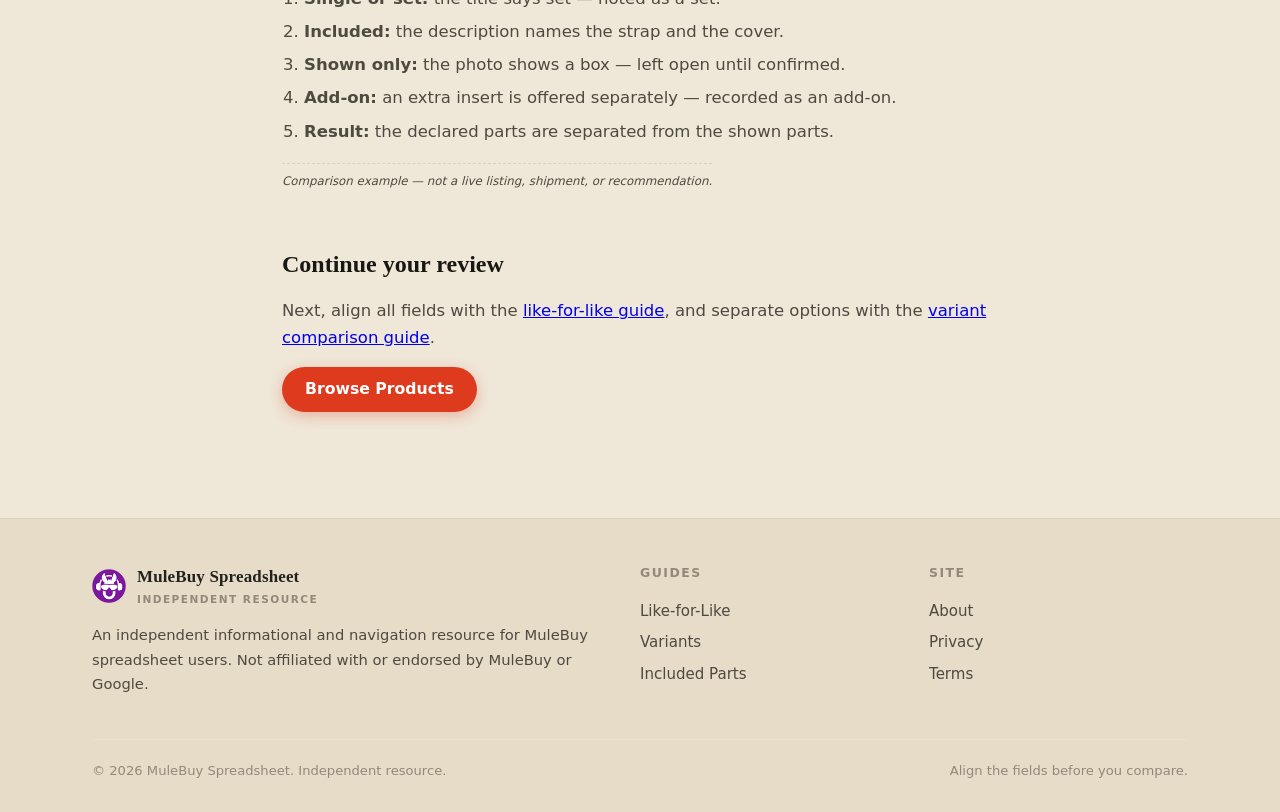
<file: included-parts-checklist/index.html>
<!DOCTYPE html>
<html lang="en">
<head>
  <meta charset="UTF-8">
  <meta name="viewport" content="width=device-width, initial-scale=1.0">
  <title>Included Parts Checklist | MuleBuy Spreadsheet</title>
  <meta name="description" content="Check the text and image boundary for single items, sets, accessories, packaging, and add-ons in a MuleBuy spreadsheet.">
  <link rel="canonical" href="https://repglide.github.io/mulebuy-spreadsheet/included-parts-checklist/">
  <link rel="icon" type="image/png" href="../assets/images/favicon.png">
  <link rel="stylesheet" href="../assets/css/styles.css">

  <meta property="og:type" content="article">
  <meta property="og:url" content="https://repglide.github.io/mulebuy-spreadsheet/included-parts-checklist/">
  <meta property="og:title" content="Included Parts Checklist | MuleBuy Spreadsheet">
  <meta property="og:description" content="Check the text and image boundary for single items, sets, accessories, packaging, and add-ons in a MuleBuy spreadsheet.">
  <meta name="twitter:card" content="summary">

  <script type="application/ld+json">
  {
    "@context": "https://schema.org",
    "@graph": [
      { "@type": "WebSite", "@id": "https://repglide.github.io/mulebuy-spreadsheet/#website", "url": "https://repglide.github.io/mulebuy-spreadsheet/", "name": "MuleBuy Spreadsheet & Comparison Guide" },
      { "@type": "BreadcrumbList", "itemListElement": [
        { "@type": "ListItem", "position": 1, "name": "Home", "item": "https://repglide.github.io/mulebuy-spreadsheet/" },
        { "@type": "ListItem", "position": 2, "name": "Included Parts Checklist", "item": "https://repglide.github.io/mulebuy-spreadsheet/included-parts-checklist/" }
      ]},
      { "@type": "Article", "@id": "https://repglide.github.io/mulebuy-spreadsheet/included-parts-checklist/#article", "headline": "Included Parts Checklist", "description": "Check the text and image boundary for single items, sets, accessories, packaging, and add-ons in a MuleBuy spreadsheet.", "isPartOf": { "@id": "https://repglide.github.io/mulebuy-spreadsheet/#website" } }
    ]
  }
  </script>
</head>
<body>
  <a href="#main-content" class="skip-link">Skip to main content</a>

  <header class="site-header">
    <div class="container header-inner">
      <a href="../index.html" class="brand" aria-label="MuleBuy Spreadsheet Home">
        <img src="../assets/images/logo.png" alt="MuleBuy logo" width="34" height="34">
        <span class="brand-name">MuleBuy Spreadsheet<small>Independent Resource</small></span>
      </a>
      <button class="mobile-nav-toggle" aria-expanded="false" aria-label="Toggle navigation menu">
        <svg viewBox="0 0 24 24" fill="none" stroke="currentColor" stroke-width="2" width="22" height="22"><line x1="3" y1="6" x2="21" y2="6"></line><line x1="3" y1="12" x2="21" y2="12"></line><line x1="3" y1="18" x2="21" y2="18"></line></svg>
      </button>
      <nav class="main-nav" aria-label="Primary Navigation">
        <ul>
          <li><a href="../index.html">Home</a></li>
          <li><a href="../like-for-like-guide/">Like-for-Like</a></li>
          <li><a href="../variant-comparison-guide/">Variants</a></li>
          <li><a href="../included-parts-checklist/" class="active">Included Parts</a></li>
          <li><a href="../about/">About</a></li>
        </ul>
      </nav>
    </div>
  </header>

  <main id="main-content">
    <section class="page-hero">
      <div class="container">
        <a class="back-link" href="../index.html">← Back to Home</a>
        <h1>Included Parts Checklist</h1>
        <p>Check the text and image boundary for single items, sets, accessories, packaging, and add-ons.</p>
      </div>
    </section>

    <div class="article-body">
      <h2>What is included is part of the option</h2>
      <p>The same item name can mean very different things once you read what actually comes with it. Go through the checklist below so a set is not mistaken for a single item, and a shown accessory is not mistaken for an included one.</p>

      <h2>Single item versus set</h2>
      <p>Confirm whether the option is one piece or a set, and note the number of pieces in the set. A set with different contents is a different option.</p>

      <h2>Explicitly included parts</h2>
      <p>Only parts stated in the text as included should be treated as included. A strap, lid, or insert named in the description is a declared part.</p>

      <h2>Image-displayed parts</h2>
      <p>Parts that appear only in a photo are shown, not necessarily included. The image shows what the item looks like; it does not confirm what is in the box.</p>

      <h2>Packaging display</h2>
      <p>Boxes, dust bags, and other packaging shown in images are display items. Confirm in the text whether they are actually included before counting them.</p>

      <h2>Optional add-ons</h2>
      <p>Parts offered as an optional add-on are separate from the base option. Record them as add-ons, not as included parts.</p>

      <div class="manifest-rule"><strong>Manifest rule</strong>Read the text for what is declared, read the images for what is shown, and keep the two separate. Only the declared parts are included.</div>

      <div class="pending-note"><span class="qmark">!</span>Open item: is a shown accessory treated as included, or left open until the text confirms it?</div>

      <h2>A worked checklist</h2>
      <ol>
        <li><strong>Single or set:</strong> the title says set — noted as a set.</li>
        <li><strong>Included:</strong> the description names the strap and the cover.</li>
        <li><strong>Shown only:</strong> the photo shows a box — left open until confirmed.</li>
        <li><strong>Add-on:</strong> an extra insert is offered separately — recorded as an add-on.</li>
        <li><strong>Result:</strong> the declared parts are separated from the shown parts.</li>
      </ol>
      <p class="example-flag">Comparison example — not a live listing, shipment, or recommendation.</p>

      <h2>Continue your review</h2>
      <p>Next, align all fields with the <a href="../like-for-like-guide/">like-for-like guide</a>, and separate options with the <a href="../variant-comparison-guide/">variant comparison guide</a>.</p>
      <p><a href="https://repglide.com/?agent=mulebuy" class="btn btn-primary" target="_blank" rel="nofollow noopener">Browse Products</a></p>
    </div>
  </main>

  <footer class="site-footer">
    <div class="container">
      <div class="footer-grid">
        <div class="footer-brand">
          <a href="../index.html" class="brand" aria-label="MuleBuy Spreadsheet Home">
            <img src="../assets/images/logo.png" alt="MuleBuy logo" width="30" height="30">
            <span class="brand-name">MuleBuy Spreadsheet<small>Independent Resource</small></span>
          </a>
          <p>An independent informational and navigation resource for MuleBuy spreadsheet users. Not affiliated with or endorsed by MuleBuy or Google.</p>
        </div>
        <div class="footer-col">
          <h4>Guides</h4>
          <ul>
            <li><a href="../like-for-like-guide/">Like-for-Like</a></li>
            <li><a href="../variant-comparison-guide/">Variants</a></li>
            <li><a href="../included-parts-checklist/">Included Parts</a></li>
          </ul>
        </div>
        <div class="footer-col">
          <h4>Site</h4>
          <ul>
            <li><a href="../about/">About</a></li>
            <li><a href="../privacy/">Privacy</a></li>
            <li><a href="../terms/">Terms</a></li>
          </ul>
        </div>
      </div>
      <div class="footer-bottom">
        <span>&copy; <span id="year">2026</span> MuleBuy Spreadsheet. Independent resource.</span>
        <span>Align the fields before you compare.</span>
      </div>
    </div>
  </footer>

  <script src="../assets/js/main.js"></script>
</body>
</html>
</file>
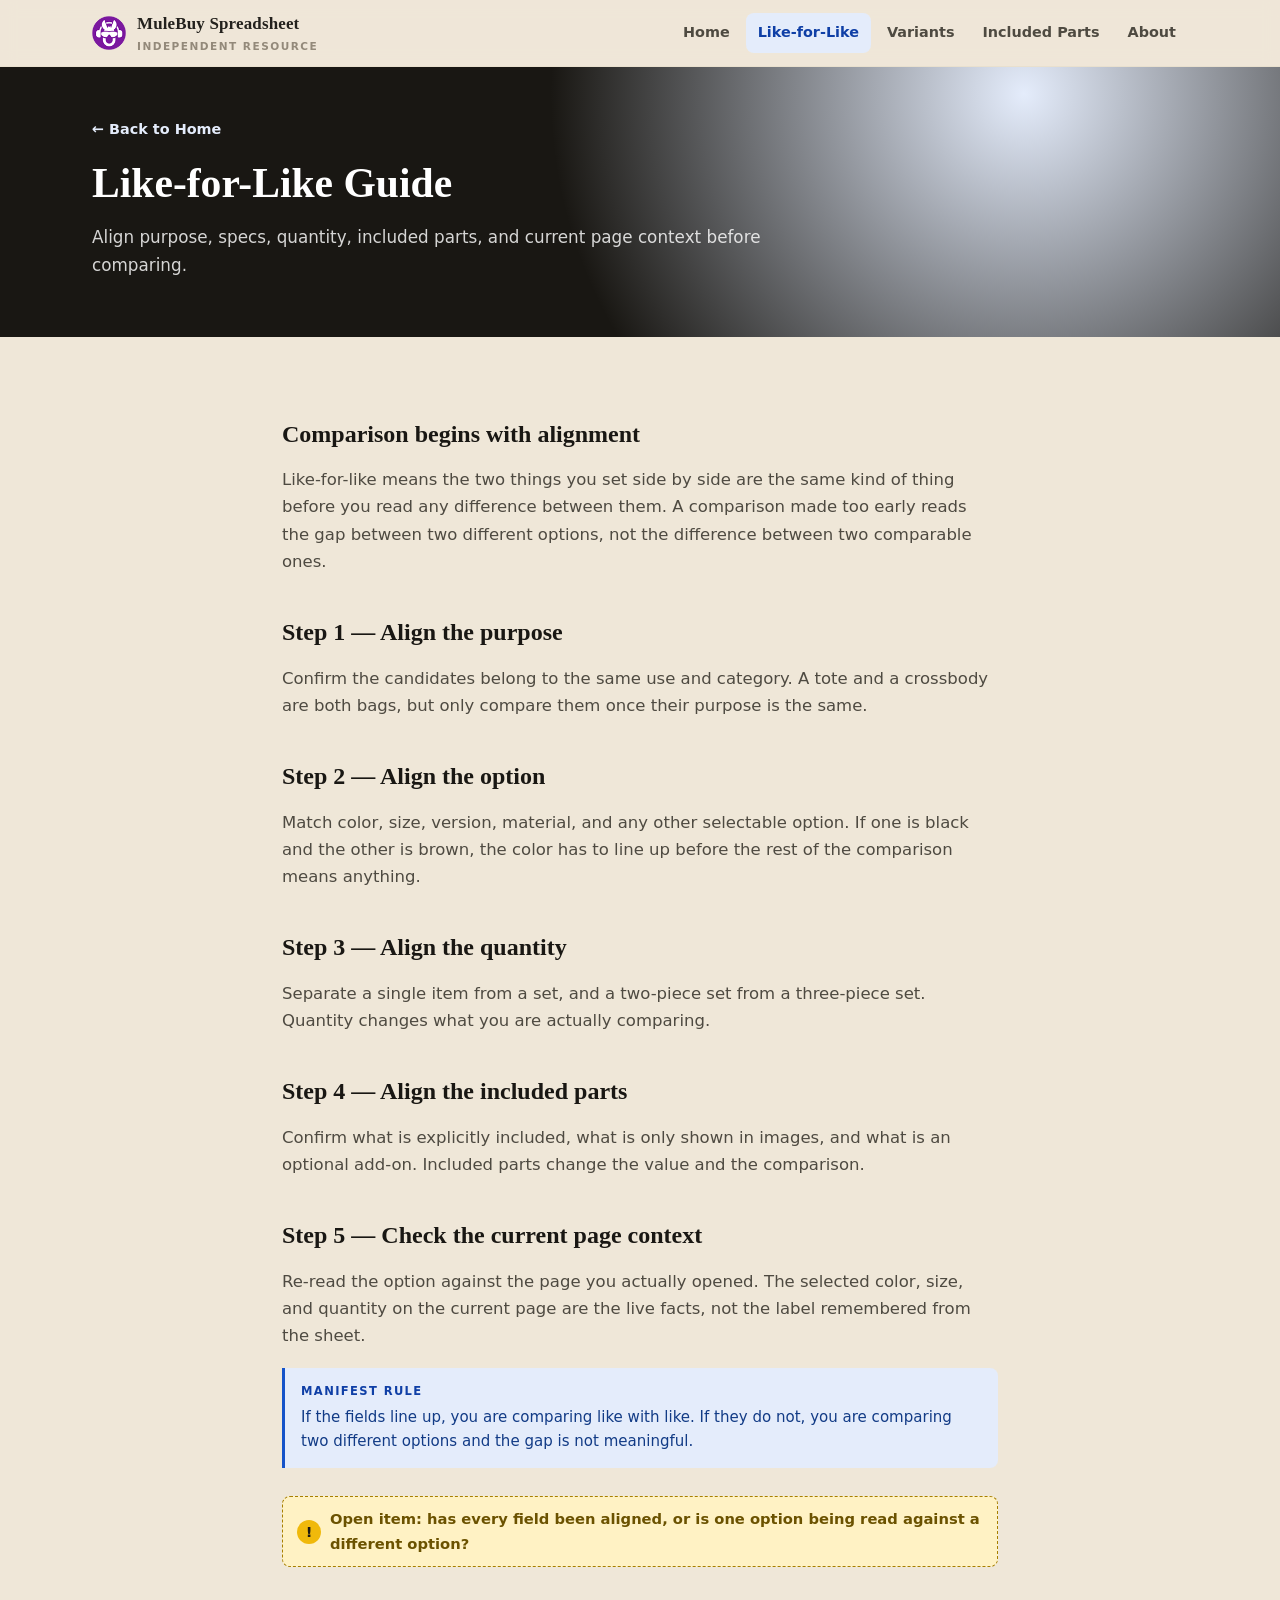
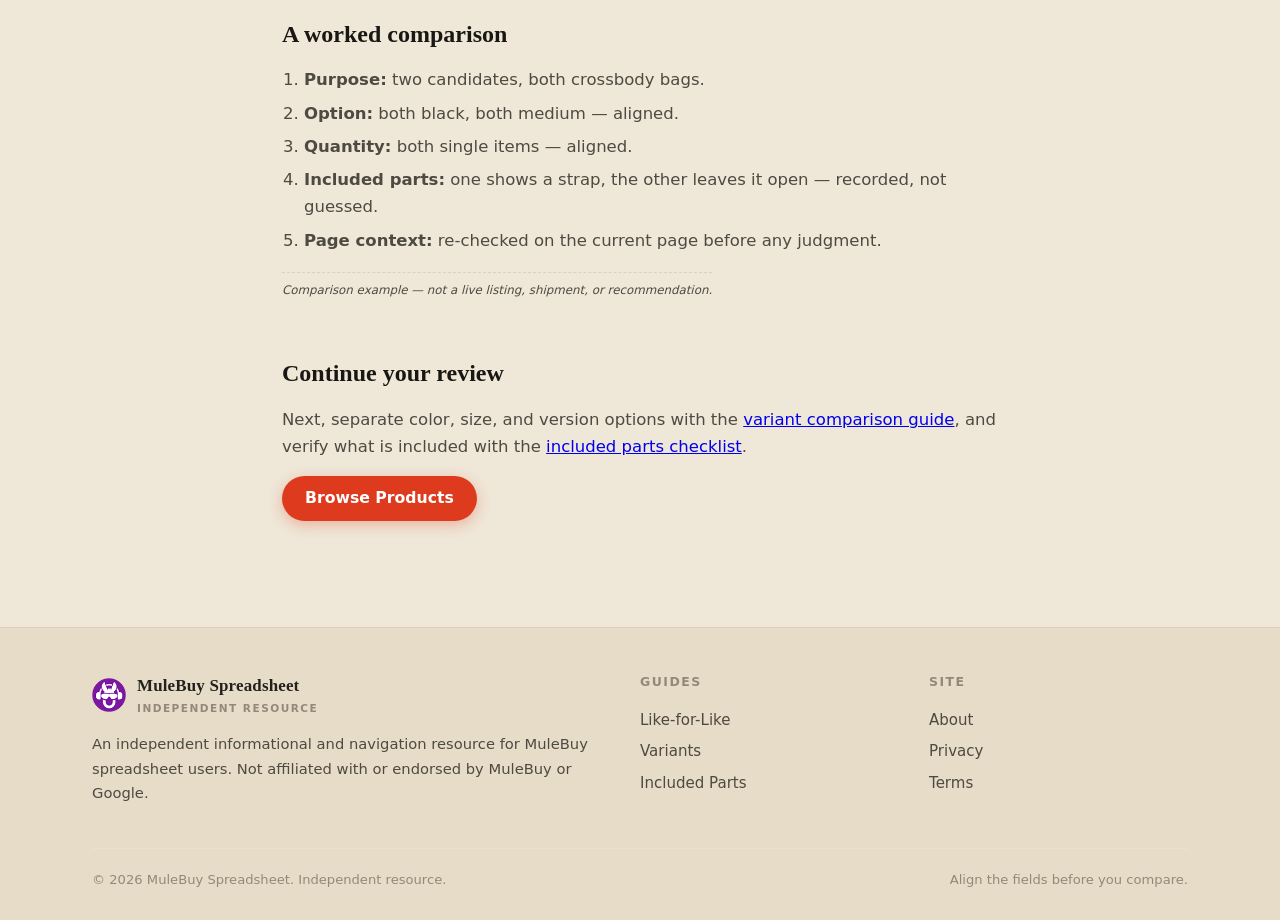
<file: like-for-like-guide/index.html>
<!DOCTYPE html>
<html lang="en">
<head>
  <meta charset="UTF-8">
  <meta name="viewport" content="width=device-width, initial-scale=1.0">
  <title>Like-for-Like Guide | MuleBuy Spreadsheet</title>
  <meta name="description" content="Align purpose, specs, quantity, included parts, and current page context before comparing MuleBuy spreadsheet options.">
  <link rel="canonical" href="https://repglide.github.io/mulebuy-spreadsheet/like-for-like-guide/">
  <link rel="icon" type="image/png" href="../assets/images/favicon.png">
  <link rel="stylesheet" href="../assets/css/styles.css">

  <meta property="og:type" content="article">
  <meta property="og:url" content="https://repglide.github.io/mulebuy-spreadsheet/like-for-like-guide/">
  <meta property="og:title" content="Like-for-Like Guide | MuleBuy Spreadsheet">
  <meta property="og:description" content="Align purpose, specs, quantity, included parts, and current page context before comparing MuleBuy spreadsheet options.">
  <meta name="twitter:card" content="summary">

  <script type="application/ld+json">
  {
    "@context": "https://schema.org",
    "@graph": [
      { "@type": "WebSite", "@id": "https://repglide.github.io/mulebuy-spreadsheet/#website", "url": "https://repglide.github.io/mulebuy-spreadsheet/", "name": "MuleBuy Spreadsheet & Comparison Guide" },
      { "@type": "BreadcrumbList", "itemListElement": [
        { "@type": "ListItem", "position": 1, "name": "Home", "item": "https://repglide.github.io/mulebuy-spreadsheet/" },
        { "@type": "ListItem", "position": 2, "name": "Like-for-Like Guide", "item": "https://repglide.github.io/mulebuy-spreadsheet/like-for-like-guide/" }
      ]},
      { "@type": "Article", "@id": "https://repglide.github.io/mulebuy-spreadsheet/like-for-like-guide/#article", "headline": "Like-for-Like Guide", "description": "Align purpose, specs, quantity, included parts, and current page context before comparing MuleBuy spreadsheet options.", "isPartOf": { "@id": "https://repglide.github.io/mulebuy-spreadsheet/#website" } }
    ]
  }
  </script>
</head>
<body>
  <a href="#main-content" class="skip-link">Skip to main content</a>

  <header class="site-header">
    <div class="container header-inner">
      <a href="../index.html" class="brand" aria-label="MuleBuy Spreadsheet Home">
        <img src="../assets/images/logo.png" alt="MuleBuy logo" width="34" height="34">
        <span class="brand-name">MuleBuy Spreadsheet<small>Independent Resource</small></span>
      </a>
      <button class="mobile-nav-toggle" aria-expanded="false" aria-label="Toggle navigation menu">
        <svg viewBox="0 0 24 24" fill="none" stroke="currentColor" stroke-width="2" width="22" height="22"><line x1="3" y1="6" x2="21" y2="6"></line><line x1="3" y1="12" x2="21" y2="12"></line><line x1="3" y1="18" x2="21" y2="18"></line></svg>
      </button>
      <nav class="main-nav" aria-label="Primary Navigation">
        <ul>
          <li><a href="../index.html">Home</a></li>
          <li><a href="../like-for-like-guide/" class="active">Like-for-Like</a></li>
          <li><a href="../variant-comparison-guide/">Variants</a></li>
          <li><a href="../included-parts-checklist/">Included Parts</a></li>
          <li><a href="../about/">About</a></li>
        </ul>
      </nav>
    </div>
  </header>

  <main id="main-content">
    <section class="page-hero">
      <div class="container">
        <a class="back-link" href="../index.html">← Back to Home</a>
        <h1>Like-for-Like Guide</h1>
        <p>Align purpose, specs, quantity, included parts, and current page context before comparing.</p>
      </div>
    </section>

    <div class="article-body">
      <h2>Comparison begins with alignment</h2>
      <p>Like-for-like means the two things you set side by side are the same kind of thing before you read any difference between them. A comparison made too early reads the gap between two different options, not the difference between two comparable ones.</p>

      <h2>Step 1 — Align the purpose</h2>
      <p>Confirm the candidates belong to the same use and category. A tote and a crossbody are both bags, but only compare them once their purpose is the same.</p>

      <h2>Step 2 — Align the option</h2>
      <p>Match color, size, version, material, and any other selectable option. If one is black and the other is brown, the color has to line up before the rest of the comparison means anything.</p>

      <h2>Step 3 — Align the quantity</h2>
      <p>Separate a single item from a set, and a two-piece set from a three-piece set. Quantity changes what you are actually comparing.</p>

      <h2>Step 4 — Align the included parts</h2>
      <p>Confirm what is explicitly included, what is only shown in images, and what is an optional add-on. Included parts change the value and the comparison.</p>

      <h2>Step 5 — Check the current page context</h2>
      <p>Re-read the option against the page you actually opened. The selected color, size, and quantity on the current page are the live facts, not the label remembered from the sheet.</p>

      <div class="manifest-rule"><strong>Manifest rule</strong>If the fields line up, you are comparing like with like. If they do not, you are comparing two different options and the gap is not meaningful.</div>

      <div class="pending-note"><span class="qmark">!</span>Open item: has every field been aligned, or is one option being read against a different option?</div>

      <h2>A worked comparison</h2>
      <ol>
        <li><strong>Purpose:</strong> two candidates, both crossbody bags.</li>
        <li><strong>Option:</strong> both black, both medium — aligned.</li>
        <li><strong>Quantity:</strong> both single items — aligned.</li>
        <li><strong>Included parts:</strong> one shows a strap, the other leaves it open — recorded, not guessed.</li>
        <li><strong>Page context:</strong> re-checked on the current page before any judgment.</li>
      </ol>
      <p class="example-flag">Comparison example — not a live listing, shipment, or recommendation.</p>

      <h2>Continue your review</h2>
      <p>Next, separate color, size, and version options with the <a href="../variant-comparison-guide/">variant comparison guide</a>, and verify what is included with the <a href="../included-parts-checklist/">included parts checklist</a>.</p>
      <p><a href="https://repglide.com/?agent=mulebuy" class="btn btn-primary" target="_blank" rel="nofollow noopener">Browse Products</a></p>
    </div>
  </main>

  <footer class="site-footer">
    <div class="container">
      <div class="footer-grid">
        <div class="footer-brand">
          <a href="../index.html" class="brand" aria-label="MuleBuy Spreadsheet Home">
            <img src="../assets/images/logo.png" alt="MuleBuy logo" width="30" height="30">
            <span class="brand-name">MuleBuy Spreadsheet<small>Independent Resource</small></span>
          </a>
          <p>An independent informational and navigation resource for MuleBuy spreadsheet users. Not affiliated with or endorsed by MuleBuy or Google.</p>
        </div>
        <div class="footer-col">
          <h4>Guides</h4>
          <ul>
            <li><a href="../like-for-like-guide/">Like-for-Like</a></li>
            <li><a href="../variant-comparison-guide/">Variants</a></li>
            <li><a href="../included-parts-checklist/">Included Parts</a></li>
          </ul>
        </div>
        <div class="footer-col">
          <h4>Site</h4>
          <ul>
            <li><a href="../about/">About</a></li>
            <li><a href="../privacy/">Privacy</a></li>
            <li><a href="../terms/">Terms</a></li>
          </ul>
        </div>
      </div>
      <div class="footer-bottom">
        <span>&copy; <span id="year">2026</span> MuleBuy Spreadsheet. Independent resource.</span>
        <span>Align the fields before you compare.</span>
      </div>
    </div>
  </footer>

  <script src="../assets/js/main.js"></script>
</body>
</html>
</file>
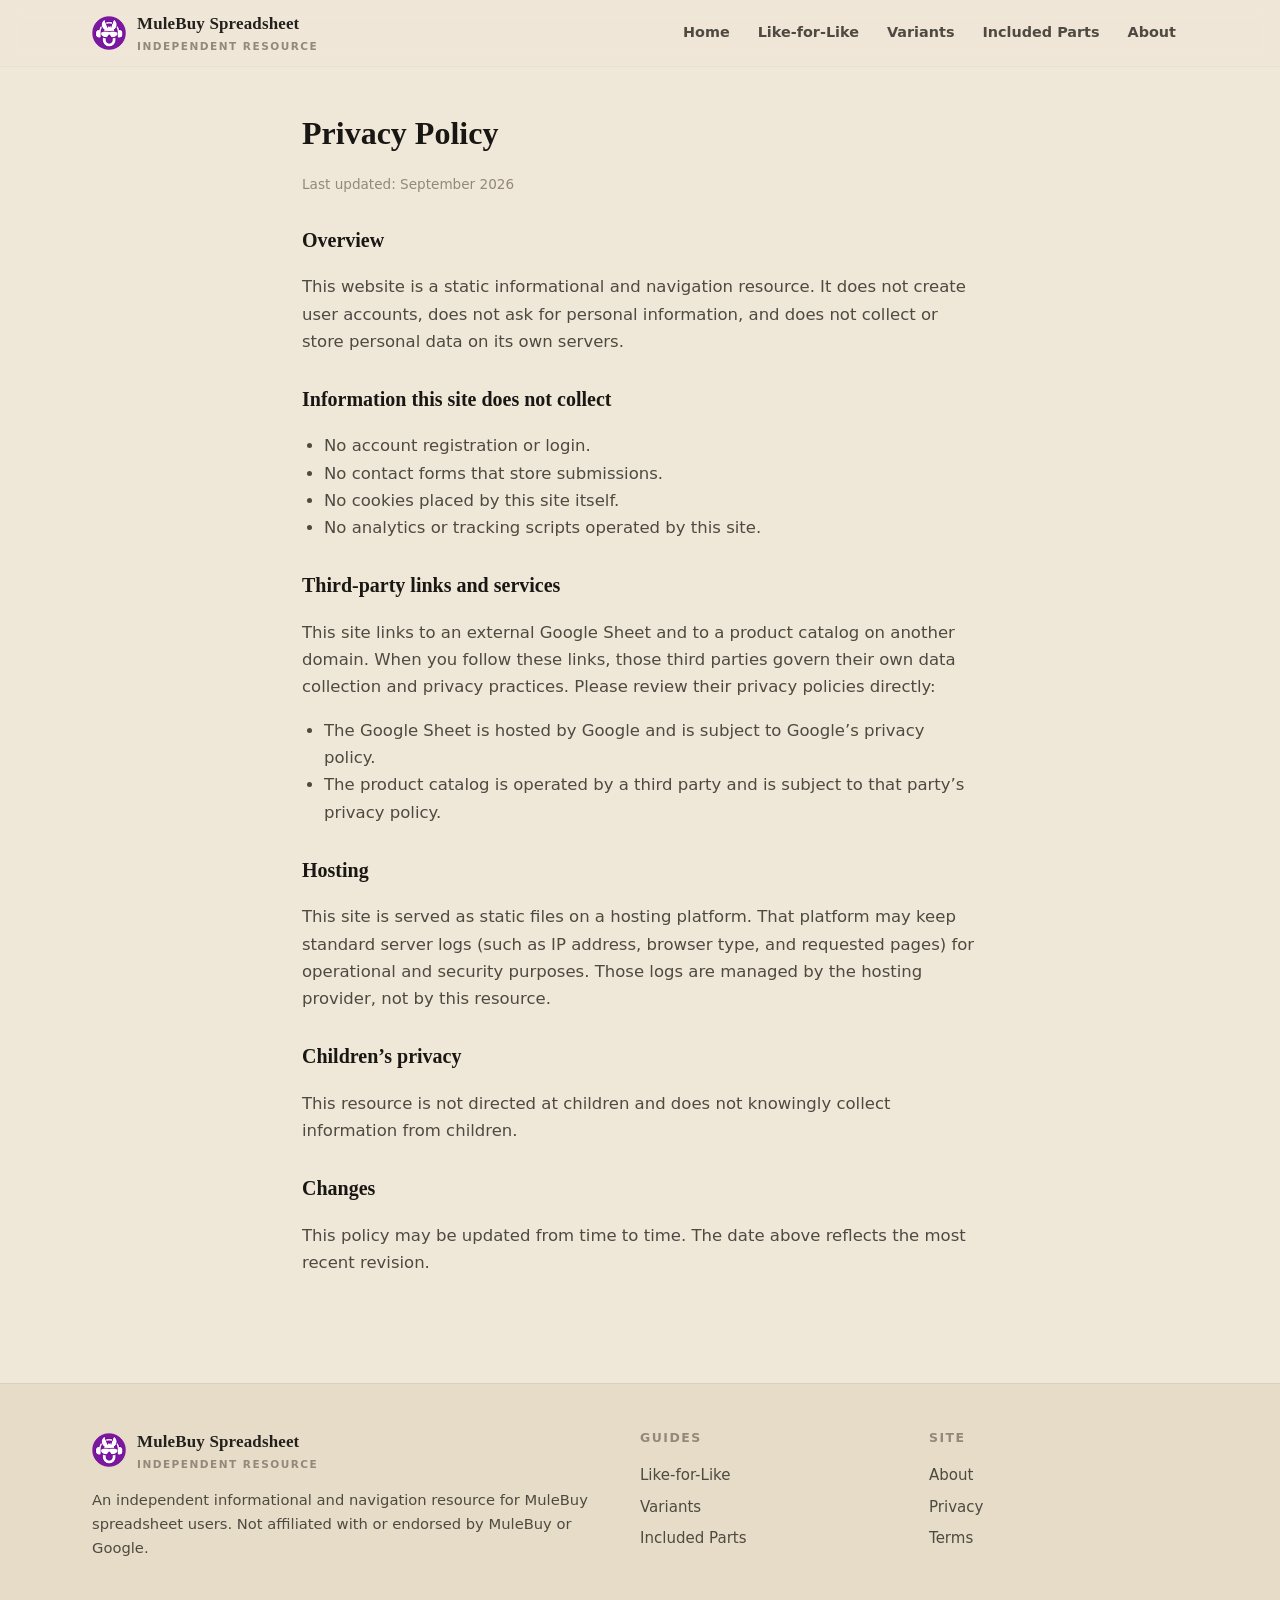
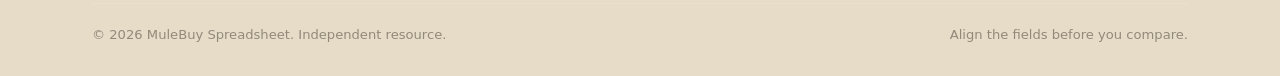
<file: privacy/index.html>
<!DOCTYPE html>
<html lang="en">
<head>
  <meta charset="UTF-8">
  <meta name="viewport" content="width=device-width, initial-scale=1.0">
  <title>Privacy Policy | MuleBuy Spreadsheet</title>
  <meta name="description" content="Privacy policy for the MuleBuy Spreadsheet independent resource.">
  <link rel="canonical" href="https://repglide.github.io/mulebuy-spreadsheet/privacy/">
  <link rel="icon" type="image/png" href="../assets/images/favicon.png">
  <link rel="stylesheet" href="../assets/css/styles.css">
  <meta name="robots" content="index, follow">
</head>
<body>
  <a href="#main-content" class="skip-link">Skip to main content</a>

  <header class="site-header">
    <div class="container header-inner">
      <a href="../index.html" class="brand" aria-label="MuleBuy Spreadsheet Home">
        <img src="../assets/images/logo.png" alt="MuleBuy logo" width="34" height="34">
        <span class="brand-name">MuleBuy Spreadsheet<small>Independent Resource</small></span>
      </a>
      <button class="mobile-nav-toggle" aria-expanded="false" aria-label="Toggle navigation menu">
        <svg viewBox="0 0 24 24" fill="none" stroke="currentColor" stroke-width="2" width="22" height="22"><line x1="3" y1="6" x2="21" y2="6"></line><line x1="3" y1="12" x2="21" y2="12"></line><line x1="3" y1="18" x2="21" y2="18"></line></svg>
      </button>
      <nav class="main-nav" aria-label="Primary Navigation">
        <ul>
          <li><a href="../index.html">Home</a></li>
          <li><a href="../like-for-like-guide/">Like-for-Like</a></li>
          <li><a href="../variant-comparison-guide/">Variants</a></li>
          <li><a href="../included-parts-checklist/">Included Parts</a></li>
          <li><a href="../about/">About</a></li>
        </ul>
      </nav>
    </div>
  </header>

  <main id="main-content">
    <div class="legal-body">
      <h1>Privacy Policy</h1>
      <p class="legal-date">Last updated: September 2026</p>

      <h2>Overview</h2>
      <p>This website is a static informational and navigation resource. It does not create user accounts, does not ask for personal information, and does not collect or store personal data on its own servers.</p>

      <h2>Information this site does not collect</h2>
      <ul>
        <li>No account registration or login.</li>
        <li>No contact forms that store submissions.</li>
        <li>No cookies placed by this site itself.</li>
        <li>No analytics or tracking scripts operated by this site.</li>
      </ul>

      <h2>Third-party links and services</h2>
      <p>This site links to an external Google Sheet and to a product catalog on another domain. When you follow these links, those third parties govern their own data collection and privacy practices. Please review their privacy policies directly:</p>
      <ul>
        <li>The Google Sheet is hosted by Google and is subject to Google&rsquo;s privacy policy.</li>
        <li>The product catalog is operated by a third party and is subject to that party&rsquo;s privacy policy.</li>
      </ul>

      <h2>Hosting</h2>
      <p>This site is served as static files on a hosting platform. That platform may keep standard server logs (such as IP address, browser type, and requested pages) for operational and security purposes. Those logs are managed by the hosting provider, not by this resource.</p>

      <h2>Children&rsquo;s privacy</h2>
      <p>This resource is not directed at children and does not knowingly collect information from children.</p>

      <h2>Changes</h2>
      <p>This policy may be updated from time to time. The date above reflects the most recent revision.</p>
    </div>
  </main>

  <footer class="site-footer">
    <div class="container">
      <div class="footer-grid">
        <div class="footer-brand">
          <a href="../index.html" class="brand" aria-label="MuleBuy Spreadsheet Home">
            <img src="../assets/images/logo.png" alt="MuleBuy logo" width="30" height="30">
            <span class="brand-name">MuleBuy Spreadsheet<small>Independent Resource</small></span>
          </a>
          <p>An independent informational and navigation resource for MuleBuy spreadsheet users. Not affiliated with or endorsed by MuleBuy or Google.</p>
        </div>
        <div class="footer-col">
          <h4>Guides</h4>
          <ul>
            <li><a href="../like-for-like-guide/">Like-for-Like</a></li>
            <li><a href="../variant-comparison-guide/">Variants</a></li>
            <li><a href="../included-parts-checklist/">Included Parts</a></li>
          </ul>
        </div>
        <div class="footer-col">
          <h4>Site</h4>
          <ul>
            <li><a href="../about/">About</a></li>
            <li><a href="../privacy/">Privacy</a></li>
            <li><a href="../terms/">Terms</a></li>
          </ul>
        </div>
      </div>
      <div class="footer-bottom">
        <span>&copy; <span id="year">2026</span> MuleBuy Spreadsheet. Independent resource.</span>
        <span>Align the fields before you compare.</span>
      </div>
    </div>
  </footer>

  <script src="../assets/js/main.js"></script>
</body>
</html>
</file>
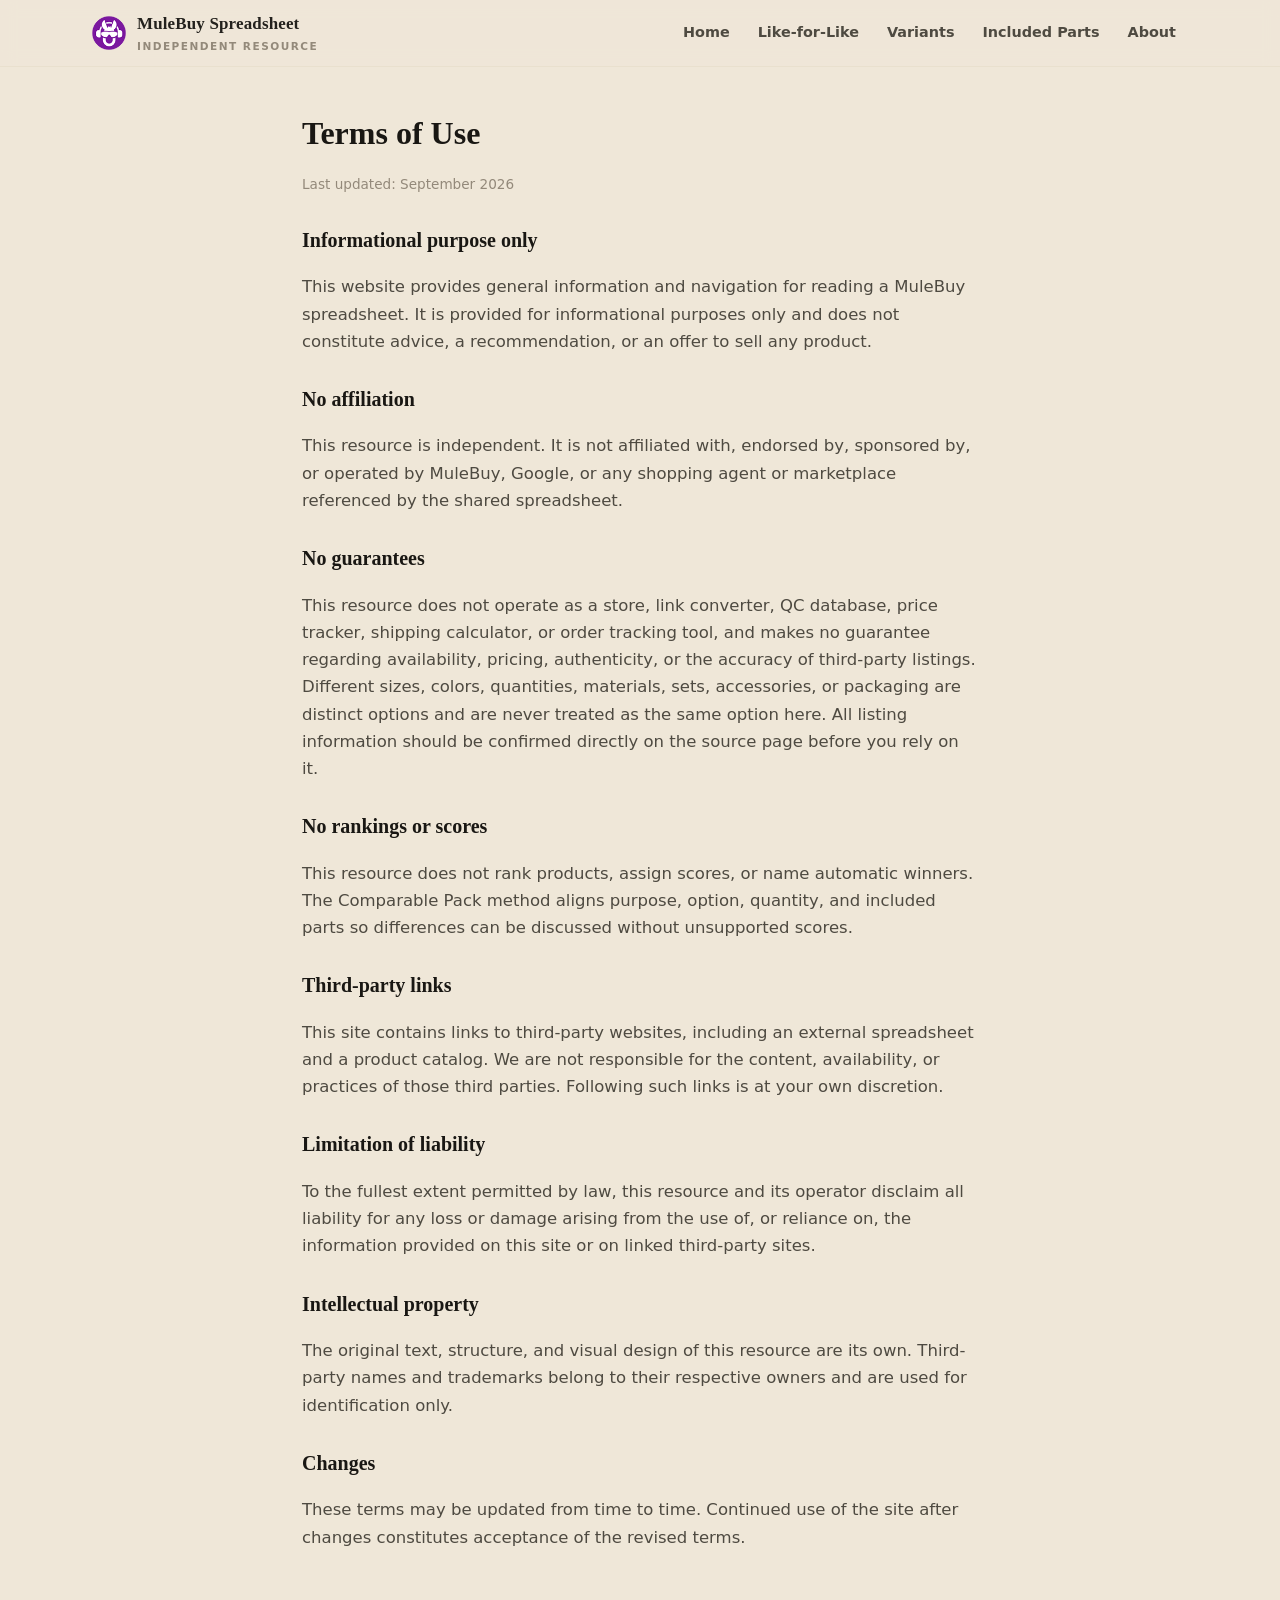
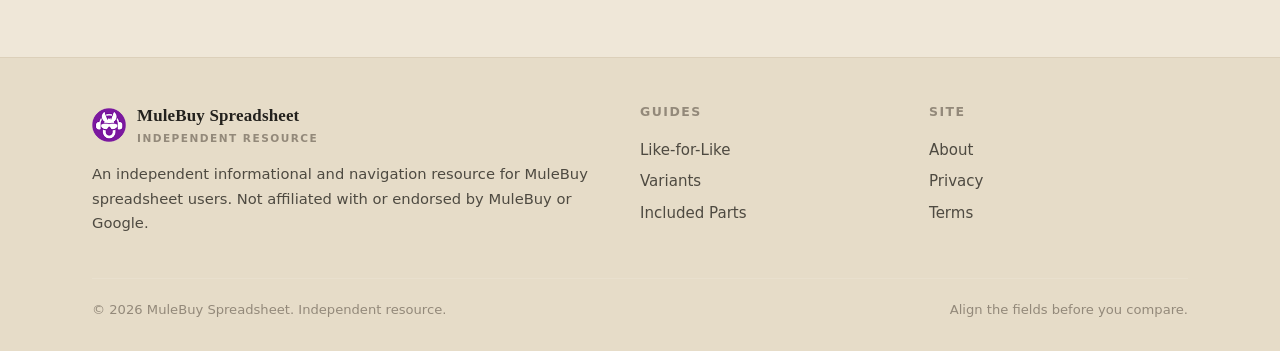
<file: terms/index.html>
<!DOCTYPE html>
<html lang="en">
<head>
  <meta charset="UTF-8">
  <meta name="viewport" content="width=device-width, initial-scale=1.0">
  <title>Terms of Use | MuleBuy Spreadsheet</title>
  <meta name="description" content="Terms of use for the MuleBuy Spreadsheet independent resource.">
  <link rel="canonical" href="https://repglide.github.io/mulebuy-spreadsheet/terms/">
  <link rel="icon" type="image/png" href="../assets/images/favicon.png">
  <link rel="stylesheet" href="../assets/css/styles.css">
  <meta name="robots" content="index, follow">
</head>
<body>
  <a href="#main-content" class="skip-link">Skip to main content</a>

  <header class="site-header">
    <div class="container header-inner">
      <a href="../index.html" class="brand" aria-label="MuleBuy Spreadsheet Home">
        <img src="../assets/images/logo.png" alt="MuleBuy logo" width="34" height="34">
        <span class="brand-name">MuleBuy Spreadsheet<small>Independent Resource</small></span>
      </a>
      <button class="mobile-nav-toggle" aria-expanded="false" aria-label="Toggle navigation menu">
        <svg viewBox="0 0 24 24" fill="none" stroke="currentColor" stroke-width="2" width="22" height="22"><line x1="3" y1="6" x2="21" y2="6"></line><line x1="3" y1="12" x2="21" y2="12"></line><line x1="3" y1="18" x2="21" y2="18"></line></svg>
      </button>
      <nav class="main-nav" aria-label="Primary Navigation">
        <ul>
          <li><a href="../index.html">Home</a></li>
          <li><a href="../like-for-like-guide/">Like-for-Like</a></li>
          <li><a href="../variant-comparison-guide/">Variants</a></li>
          <li><a href="../included-parts-checklist/">Included Parts</a></li>
          <li><a href="../about/">About</a></li>
        </ul>
      </nav>
    </div>
  </header>

  <main id="main-content">
    <div class="legal-body">
      <h1>Terms of Use</h1>
      <p class="legal-date">Last updated: September 2026</p>

      <h2>Informational purpose only</h2>
      <p>This website provides general information and navigation for reading a MuleBuy spreadsheet. It is provided for informational purposes only and does not constitute advice, a recommendation, or an offer to sell any product.</p>

      <h2>No affiliation</h2>
      <p>This resource is independent. It is not affiliated with, endorsed by, sponsored by, or operated by MuleBuy, Google, or any shopping agent or marketplace referenced by the shared spreadsheet.</p>

      <h2>No guarantees</h2>
      <p>This resource does not operate as a store, link converter, QC database, price tracker, shipping calculator, or order tracking tool, and makes no guarantee regarding availability, pricing, authenticity, or the accuracy of third-party listings. Different sizes, colors, quantities, materials, sets, accessories, or packaging are distinct options and are never treated as the same option here. All listing information should be confirmed directly on the source page before you rely on it.</p>

      <h2>No rankings or scores</h2>
      <p>This resource does not rank products, assign scores, or name automatic winners. The Comparable Pack method aligns purpose, option, quantity, and included parts so differences can be discussed without unsupported scores.</p>

      <h2>Third-party links</h2>
      <p>This site contains links to third-party websites, including an external spreadsheet and a product catalog. We are not responsible for the content, availability, or practices of those third parties. Following such links is at your own discretion.</p>

      <h2>Limitation of liability</h2>
      <p>To the fullest extent permitted by law, this resource and its operator disclaim all liability for any loss or damage arising from the use of, or reliance on, the information provided on this site or on linked third-party sites.</p>

      <h2>Intellectual property</h2>
      <p>The original text, structure, and visual design of this resource are its own. Third-party names and trademarks belong to their respective owners and are used for identification only.</p>

      <h2>Changes</h2>
      <p>These terms may be updated from time to time. Continued use of the site after changes constitutes acceptance of the revised terms.</p>
    </div>
  </main>

  <footer class="site-footer">
    <div class="container">
      <div class="footer-grid">
        <div class="footer-brand">
          <a href="../index.html" class="brand" aria-label="MuleBuy Spreadsheet Home">
            <img src="../assets/images/logo.png" alt="MuleBuy logo" width="30" height="30">
            <span class="brand-name">MuleBuy Spreadsheet<small>Independent Resource</small></span>
          </a>
          <p>An independent informational and navigation resource for MuleBuy spreadsheet users. Not affiliated with or endorsed by MuleBuy or Google.</p>
        </div>
        <div class="footer-col">
          <h4>Guides</h4>
          <ul>
            <li><a href="../like-for-like-guide/">Like-for-Like</a></li>
            <li><a href="../variant-comparison-guide/">Variants</a></li>
            <li><a href="../included-parts-checklist/">Included Parts</a></li>
          </ul>
        </div>
        <div class="footer-col">
          <h4>Site</h4>
          <ul>
            <li><a href="../about/">About</a></li>
            <li><a href="../privacy/">Privacy</a></li>
            <li><a href="../terms/">Terms</a></li>
          </ul>
        </div>
      </div>
      <div class="footer-bottom">
        <span>&copy; <span id="year">2026</span> MuleBuy Spreadsheet. Independent resource.</span>
        <span>Align the fields before you compare.</span>
      </div>
    </div>
  </footer>

  <script src="../assets/js/main.js"></script>
</body>
</html>
</file>
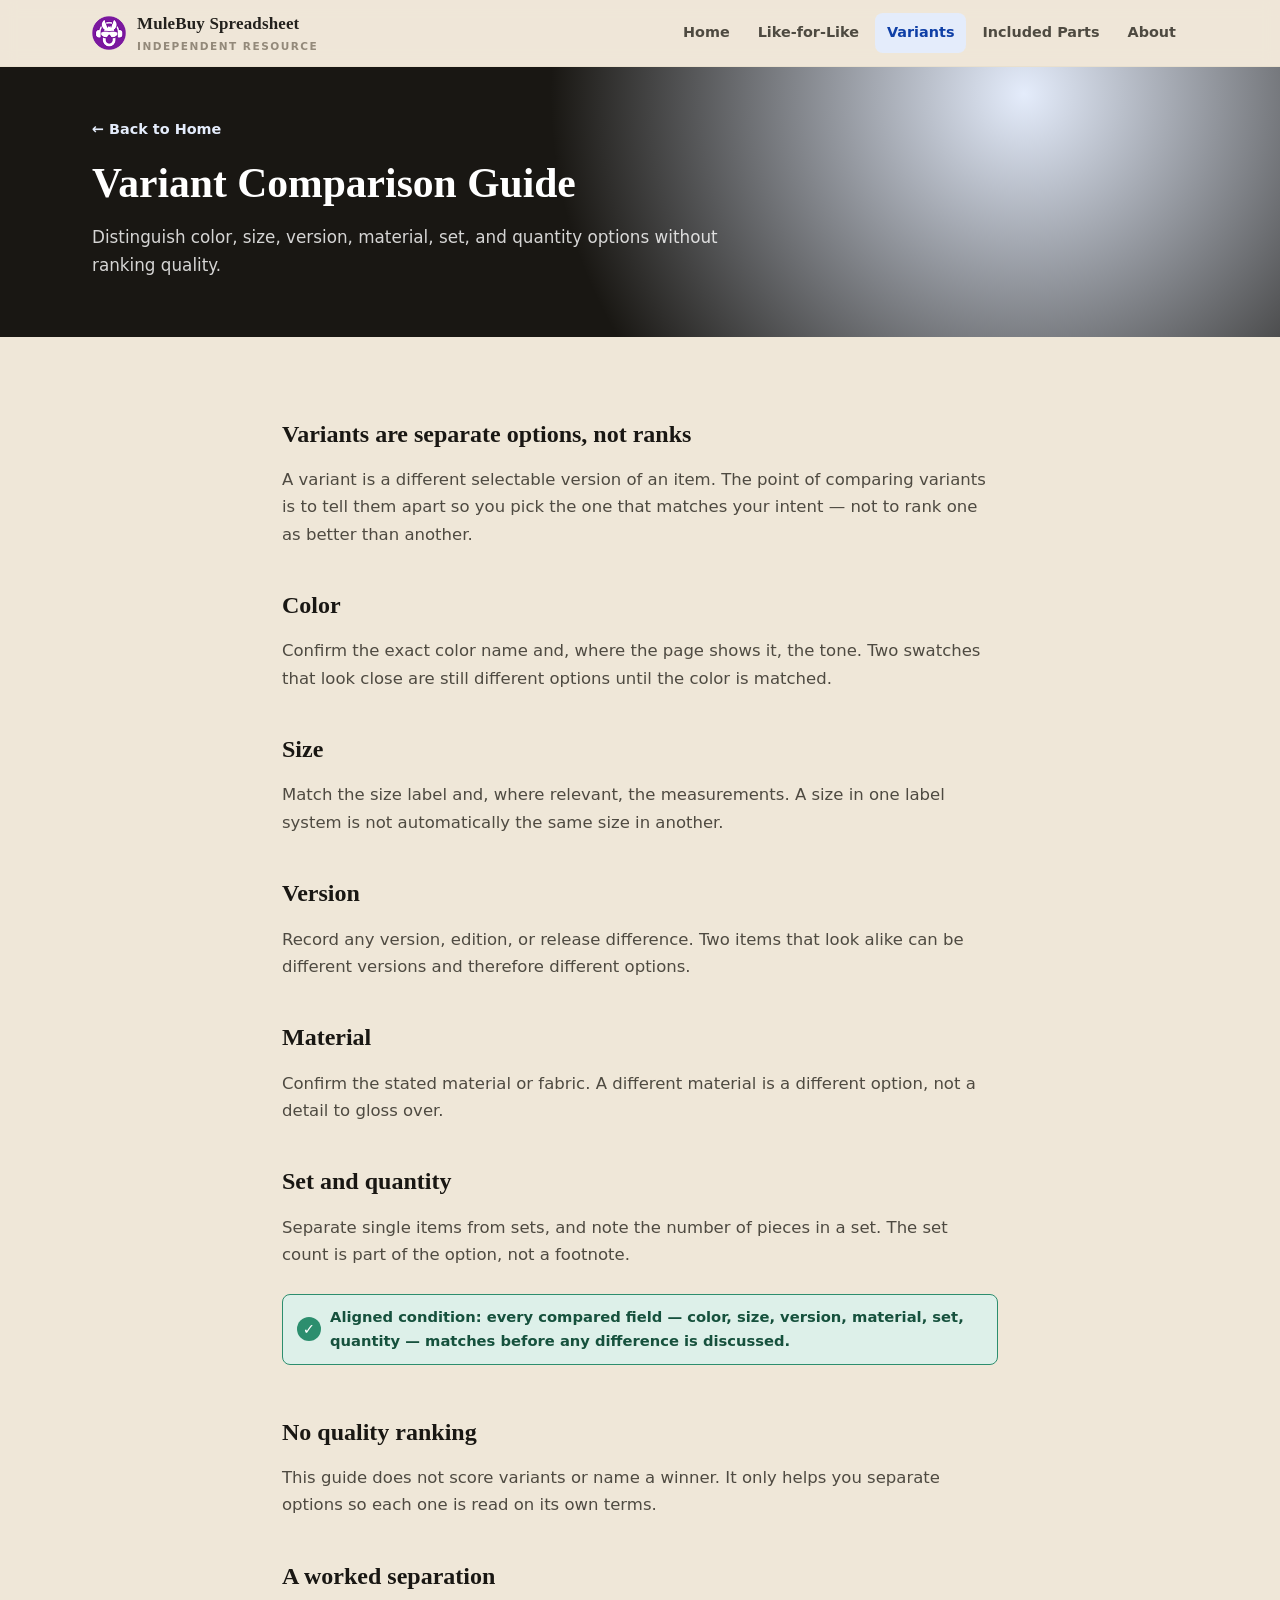
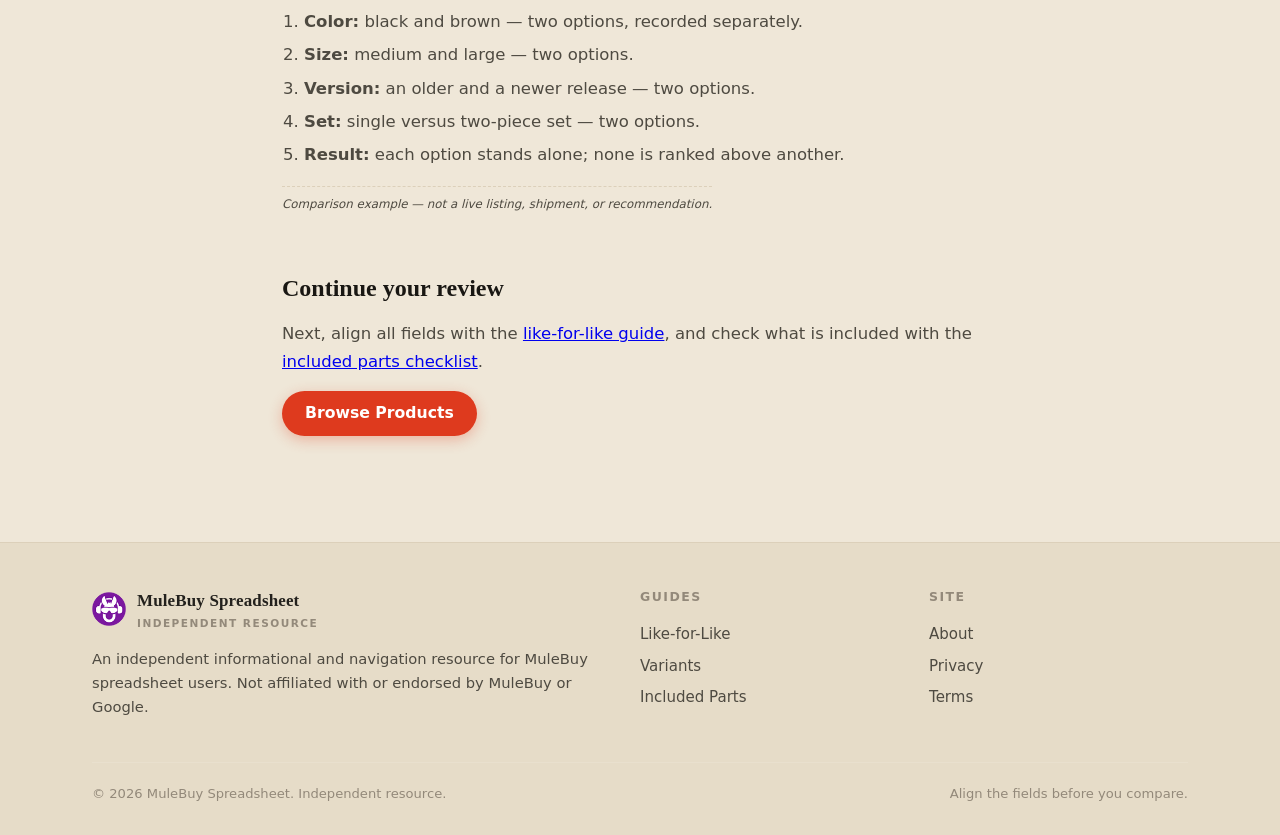
<file: variant-comparison-guide/index.html>
<!DOCTYPE html>
<html lang="en">
<head>
  <meta charset="UTF-8">
  <meta name="viewport" content="width=device-width, initial-scale=1.0">
  <title>Variant Comparison Guide | MuleBuy Spreadsheet</title>
  <meta name="description" content="Distinguish color, size, version, material, set, and quantity options in a MuleBuy spreadsheet without ranking quality.">
  <link rel="canonical" href="https://repglide.github.io/mulebuy-spreadsheet/variant-comparison-guide/">
  <link rel="icon" type="image/png" href="../assets/images/favicon.png">
  <link rel="stylesheet" href="../assets/css/styles.css">

  <meta property="og:type" content="article">
  <meta property="og:url" content="https://repglide.github.io/mulebuy-spreadsheet/variant-comparison-guide/">
  <meta property="og:title" content="Variant Comparison Guide | MuleBuy Spreadsheet">
  <meta property="og:description" content="Distinguish color, size, version, material, set, and quantity options in a MuleBuy spreadsheet without ranking quality.">
  <meta name="twitter:card" content="summary">

  <script type="application/ld+json">
  {
    "@context": "https://schema.org",
    "@graph": [
      { "@type": "WebSite", "@id": "https://repglide.github.io/mulebuy-spreadsheet/#website", "url": "https://repglide.github.io/mulebuy-spreadsheet/", "name": "MuleBuy Spreadsheet & Comparison Guide" },
      { "@type": "BreadcrumbList", "itemListElement": [
        { "@type": "ListItem", "position": 1, "name": "Home", "item": "https://repglide.github.io/mulebuy-spreadsheet/" },
        { "@type": "ListItem", "position": 2, "name": "Variant Comparison Guide", "item": "https://repglide.github.io/mulebuy-spreadsheet/variant-comparison-guide/" }
      ]},
      { "@type": "Article", "@id": "https://repglide.github.io/mulebuy-spreadsheet/variant-comparison-guide/#article", "headline": "Variant Comparison Guide", "description": "Distinguish color, size, version, material, set, and quantity options in a MuleBuy spreadsheet without ranking quality.", "isPartOf": { "@id": "https://repglide.github.io/mulebuy-spreadsheet/#website" } }
    ]
  }
  </script>
</head>
<body>
  <a href="#main-content" class="skip-link">Skip to main content</a>

  <header class="site-header">
    <div class="container header-inner">
      <a href="../index.html" class="brand" aria-label="MuleBuy Spreadsheet Home">
        <img src="../assets/images/logo.png" alt="MuleBuy logo" width="34" height="34">
        <span class="brand-name">MuleBuy Spreadsheet<small>Independent Resource</small></span>
      </a>
      <button class="mobile-nav-toggle" aria-expanded="false" aria-label="Toggle navigation menu">
        <svg viewBox="0 0 24 24" fill="none" stroke="currentColor" stroke-width="2" width="22" height="22"><line x1="3" y1="6" x2="21" y2="6"></line><line x1="3" y1="12" x2="21" y2="12"></line><line x1="3" y1="18" x2="21" y2="18"></line></svg>
      </button>
      <nav class="main-nav" aria-label="Primary Navigation">
        <ul>
          <li><a href="../index.html">Home</a></li>
          <li><a href="../like-for-like-guide/">Like-for-Like</a></li>
          <li><a href="../variant-comparison-guide/" class="active">Variants</a></li>
          <li><a href="../included-parts-checklist/">Included Parts</a></li>
          <li><a href="../about/">About</a></li>
        </ul>
      </nav>
    </div>
  </header>

  <main id="main-content">
    <section class="page-hero">
      <div class="container">
        <a class="back-link" href="../index.html">← Back to Home</a>
        <h1>Variant Comparison Guide</h1>
        <p>Distinguish color, size, version, material, set, and quantity options without ranking quality.</p>
      </div>
    </section>

    <div class="article-body">
      <h2>Variants are separate options, not ranks</h2>
      <p>A variant is a different selectable version of an item. The point of comparing variants is to tell them apart so you pick the one that matches your intent — not to rank one as better than another.</p>

      <h2>Color</h2>
      <p>Confirm the exact color name and, where the page shows it, the tone. Two swatches that look close are still different options until the color is matched.</p>

      <h2>Size</h2>
      <p>Match the size label and, where relevant, the measurements. A size in one label system is not automatically the same size in another.</p>

      <h2>Version</h2>
      <p>Record any version, edition, or release difference. Two items that look alike can be different versions and therefore different options.</p>

      <h2>Material</h2>
      <p>Confirm the stated material or fabric. A different material is a different option, not a detail to gloss over.</p>

      <h2>Set and quantity</h2>
      <p>Separate single items from sets, and note the number of pieces in a set. The set count is part of the option, not a footnote.</p>

      <div class="aligned-note"><span class="qmark">✓</span>Aligned condition: every compared field — color, size, version, material, set, quantity — matches before any difference is discussed.</div>

      <h2>No quality ranking</h2>
      <p>This guide does not score variants or name a winner. It only helps you separate options so each one is read on its own terms.</p>

      <h2>A worked separation</h2>
      <ol>
        <li><strong>Color:</strong> black and brown — two options, recorded separately.</li>
        <li><strong>Size:</strong> medium and large — two options.</li>
        <li><strong>Version:</strong> an older and a newer release — two options.</li>
        <li><strong>Set:</strong> single versus two-piece set — two options.</li>
        <li><strong>Result:</strong> each option stands alone; none is ranked above another.</li>
      </ol>
      <p class="example-flag">Comparison example — not a live listing, shipment, or recommendation.</p>

      <h2>Continue your review</h2>
      <p>Next, align all fields with the <a href="../like-for-like-guide/">like-for-like guide</a>, and check what is included with the <a href="../included-parts-checklist/">included parts checklist</a>.</p>
      <p><a href="https://repglide.com/?agent=mulebuy" class="btn btn-primary" target="_blank" rel="nofollow noopener">Browse Products</a></p>
    </div>
  </main>

  <footer class="site-footer">
    <div class="container">
      <div class="footer-grid">
        <div class="footer-brand">
          <a href="../index.html" class="brand" aria-label="MuleBuy Spreadsheet Home">
            <img src="../assets/images/logo.png" alt="MuleBuy logo" width="30" height="30">
            <span class="brand-name">MuleBuy Spreadsheet<small>Independent Resource</small></span>
          </a>
          <p>An independent informational and navigation resource for MuleBuy spreadsheet users. Not affiliated with or endorsed by MuleBuy or Google.</p>
        </div>
        <div class="footer-col">
          <h4>Guides</h4>
          <ul>
            <li><a href="../like-for-like-guide/">Like-for-Like</a></li>
            <li><a href="../variant-comparison-guide/">Variants</a></li>
            <li><a href="../included-parts-checklist/">Included Parts</a></li>
          </ul>
        </div>
        <div class="footer-col">
          <h4>Site</h4>
          <ul>
            <li><a href="../about/">About</a></li>
            <li><a href="../privacy/">Privacy</a></li>
            <li><a href="../terms/">Terms</a></li>
          </ul>
        </div>
      </div>
      <div class="footer-bottom">
        <span>&copy; <span id="year">2026</span> MuleBuy Spreadsheet. Independent resource.</span>
        <span>Align the fields before you compare.</span>
      </div>
    </div>
  </footer>

  <script src="../assets/js/main.js"></script>
</body>
</html>
</file>
<file: assets/css/styles.css>
/* ==========================================================================
   MuleBuy Spreadsheet — Comparable Pack / Cargo Tags theme
   Canvas beige · charcoal ink · international cobalt · vermilion · safety
   amber (pending) · teal (aligned)
   Signatures: tie-down strap, corner protector, tag hole, manifest rule,
   stencil number, modular slot
   ========================================================================== */

:root {
  /* palette */
  --canvas:      #EFE7D8;
  --canvas-2:    #E6DCC8;
  --canvas-3:    #D8CCB3;
  --paper:       #FFFDF6;
  --ink:         #23211D;
  --ink-2:       #191713;
  --ink-soft:    #4E4A41;
  --ink-faint:   #93897A;
  --cobalt:      #1553C9;
  --cobalt-d:    #0F3FA6;
  --cobalt-s:    #E4ECFB;
  --verm:        #DE3A1E;
  --verm-d:      #B92E16;
  --verm-s:      #FBE1D9;
  --amber:       #F0B90B;
  --amber-d:     #A77F00;
  --amber-s:     #FFF2C4;
  --teal:        #2C8E6E;
  --teal-d:      #1E6F55;
  --teal-s:      #DDF0E9;
  --line:        #DCD0BA;
  --line-soft:   #E9E0CE;

  /* typography */
  --serif: Georgia, 'Times New Roman', Times, serif;
  --sans: system-ui, -apple-system, 'Segoe UI', Roboto, Helvetica, Arial, sans-serif;
  --mono: ui-monospace, SFMono-Regular, 'SF Mono', Menlo, Consolas, monospace;

  /* geometry */
  --radius: 14px;
  --radius-sm: 8px;
  --container: 1140px;
  --shadow-sm: 0 1px 2px rgba(35, 33, 29, 0.05), 0 2px 8px rgba(35, 33, 29, 0.06);
  --shadow-md: 0 4px 14px rgba(35, 33, 29, 0.10), 0 12px 32px rgba(35, 33, 29, 0.08);
}

* { box-sizing: border-box; }
html { scroll-behavior: smooth; -webkit-text-size-adjust: 100%; }

body {
  margin: 0;
  font-family: var(--sans);
  font-size: 16.5px;
  line-height: 1.65;
  color: var(--ink);
  background: var(--canvas);
  -webkit-font-smoothing: antialiased;
  text-rendering: optimizeLegibility;
}

/* ---------- accessibility ---------- */
.skip-link { position: absolute; left: -9999px; top: 0; background: var(--ink); color: #fff; padding: 10px 16px; z-index: 200; border-radius: 0 0 var(--radius-sm) 0; }
.skip-link:focus { left: 0; }
:focus-visible { outline: 3px solid var(--cobalt); outline-offset: 2px; border-radius: 3px; }
.visually-hidden { position: absolute !important; width: 1px; height: 1px; margin: -1px; padding: 0; border: 0; overflow: hidden; clip: rect(0 0 0 0); white-space: nowrap; }

/* ---------- layout ---------- */
.container { max-width: var(--container); margin: 0 auto; padding: 0 22px; }

/* ---------- header ---------- */
.site-header { position: sticky; top: 0; z-index: 100; background: rgba(239, 231, 216, 0.92); backdrop-filter: saturate(140%) blur(8px); border-bottom: 1px solid var(--line-soft); }
.header-inner { display: flex; align-items: center; gap: 20px; height: 66px; }
.brand { display: flex; align-items: center; gap: 11px; text-decoration: none; color: var(--ink); }
.brand img { width: 34px; height: 34px; display: block; border-radius: 7px; }
.brand-name { font-family: var(--serif); font-weight: 700; font-size: 1.06rem; letter-spacing: 0.01em; }
.brand-name small { display: block; font-family: var(--sans); font-weight: 600; font-size: 0.66rem; color: var(--ink-faint); letter-spacing: 0.14em; text-transform: uppercase; }

.main-nav { margin-left: auto; }
.main-nav ul { display: flex; align-items: center; gap: 4px; list-style: none; margin: 0; padding: 0; }
.main-nav a { display: block; padding: 8px 12px; text-decoration: none; color: var(--ink-soft); font-weight: 600; font-size: 0.9rem; border-radius: var(--radius-sm); }
.main-nav a:hover { background: var(--canvas-2); color: var(--ink); }
.main-nav a.active { color: var(--cobalt-d); background: var(--cobalt-s); }

.mobile-nav-toggle { display: none; margin-left: auto; width: 44px; height: 44px; border: 1px solid var(--line); background: #fff; border-radius: var(--radius-sm); cursor: pointer; color: var(--ink); }
.mobile-nav-toggle svg { display: block; margin: 0 auto; }

@media (max-width: 860px) {
  .main-nav { display: none; }
  .mobile-nav-toggle { display: block; }
  .main-nav.open { display: block; position: absolute; left: 0; right: 0; top: 66px; background: #fff; border-bottom: 1px solid var(--line); box-shadow: var(--shadow-md); }
  .main-nav.open ul { flex-direction: column; align-items: stretch; gap: 2px; padding: 8px; }
  .main-nav.open a { padding: 12px 14px; }
}

/* ---------- buttons ---------- */
.btn { display: inline-flex; align-items: center; justify-content: center; gap: 8px; padding: 12px 22px; border-radius: 999px; text-decoration: none; font-weight: 700; font-size: 0.98rem; line-height: 1.2; border: 1.5px solid transparent; transition: transform 0.12s ease, box-shadow 0.12s ease, background 0.12s ease; }
.btn:active { transform: translateY(1px); }
.btn-primary { background: var(--verm); color: #fff; box-shadow: 0 4px 14px rgba(222, 58, 30, 0.30); }
.btn-primary:hover { background: var(--verm-d); box-shadow: 0 6px 18px rgba(222, 58, 30, 0.38); }
.btn-secondary { background: #fff; color: var(--ink); border-color: var(--line); box-shadow: var(--shadow-sm); }
.btn-secondary:hover { border-color: var(--ink-soft); background: #fff; }
.btn-sm { padding: 9px 16px; font-size: 0.88rem; }

/* ---------- hero ---------- */
.hero-section { padding: 56px 0 44px; position: relative; overflow: hidden; background: radial-gradient(circle at 85% 8%, var(--cobalt-s) 0, transparent 42%), radial-gradient(circle at 6% 92%, var(--amber-s) 0, transparent 40%); }
.hero-grid { display: grid; grid-template-columns: 1.05fr 0.95fr; gap: 44px; align-items: center; }
.hero-badge { display: inline-block; padding: 5px 13px; border-radius: 999px; background: var(--cobalt-s); color: var(--cobalt-d); font-weight: 700; font-size: 0.76rem; letter-spacing: 0.08em; text-transform: uppercase; }
.hero-title { font-family: var(--serif); font-size: clamp(2.05rem, 4.6vw, 3.1rem); line-height: 1.12; color: var(--ink-2); margin: 18px 0 16px; font-weight: 700; }
.hero-title em { font-style: normal; color: var(--cobalt); }
.hero-description { font-size: 1.08rem; color: var(--ink-soft); max-width: 34em; margin: 0 0 26px; }
.hero-actions { display: flex; flex-wrap: wrap; gap: 12px; }

/* hero modular pack board with four cargo tags */
.hero-visual { position: relative; display: flex; justify-content: center; }
.pack-board {
  position: relative; width: 320px; padding: 18px;
  background:
    radial-gradient(circle at 12px 12px, var(--canvas-3) 2px, transparent 2.4px),
    repeating-linear-gradient(0deg, transparent 0 22px, rgba(35,33,29,0.04) 22px 23px),
    repeating-linear-gradient(90deg, transparent 0 22px, rgba(35,33,29,0.04) 22px 23px),
    var(--paper);
  background-size: auto, auto, auto, auto;
  border: 1px solid var(--line);
  border-radius: 16px;
  box-shadow: var(--shadow-md);
}
/* modular slots punched along the board frame */
.pack-board::before { content: ""; position: absolute; inset: 7px; border: 1px dashed var(--canvas-3); border-radius: 10px; pointer-events: none; }

.board-grid { display: grid; grid-template-columns: 1fr 1fr; gap: 12px; position: relative; }

.cargo-tag {
  position: relative; background: var(--paper); border: 1px solid var(--line);
  border-radius: 8px; padding: 26px 10px 10px; display: flex; flex-direction: column; gap: 5px;
}
/* tag hole (punched) */
.cargo-tag .tag-hole { position: absolute; top: 7px; left: 50%; transform: translateX(-50%); width: 14px; height: 14px; border-radius: 50%; background: var(--canvas); border: 2px solid var(--ink-faint); box-shadow: inset 0 0 0 2px var(--paper); }
/* tie-down strap across the tag */
.cargo-tag .tag-strap { position: absolute; top: 4px; left: -3px; right: -3px; height: 18px; background: var(--cobalt); opacity: 0.14; border-radius: 2px; z-index: 0; }
.cargo-tag .tag-strap::after { content: ""; position: absolute; right: 4px; top: 2px; width: 10px; height: 13px; border: 2px solid var(--cobalt); opacity: 0.5; border-radius: 2px; }

.tag-field { position: relative; z-index: 1; display: flex; align-items: center; gap: 6px; font-family: var(--mono); font-size: 0.58rem; font-weight: 700; letter-spacing: 0.04em; color: var(--ink-soft); line-height: 1.3; }
.tag-field .tick { flex: none; width: 12px; height: 12px; border-radius: 3px; display: grid; place-items: center; font-size: 0.6rem; color: #fff; }
.tag-field.aligned .tick { background: var(--teal); }
.tag-field.pending .tick { background: var(--amber); color: var(--ink-2); }
.tag-field.blank .tick { background: var(--canvas-3); }

.cargo-tag.tag-anchor { border-color: var(--teal); box-shadow: 0 0 0 2px var(--teal-s); }
.cargo-tag.tag-anchor::after { content: "ANCHOR"; position: absolute; bottom: -8px; left: 50%; transform: translateX(-50%); background: var(--teal); color: #fff; font-family: var(--mono); font-size: 0.5rem; font-weight: 800; letter-spacing: 0.1em; padding: 1px 7px; border-radius: 3px; }

/* corner protectors on the board */
.pack-board .corner { position: absolute; width: 18px; height: 18px; border: 3px solid var(--verm); opacity: 0.65; }
.pack-board .corner.tl { top: 4px; left: 4px; border-right: 0; border-bottom: 0; border-radius: 6px 0 0 0; }
.pack-board .corner.br { bottom: 4px; right: 4px; border-left: 0; border-top: 0; border-radius: 0 0 6px 0; }

@media (max-width: 860px) {
  .hero-grid { grid-template-columns: 1fr; gap: 26px; }
  .hero-section { padding-top: 34px; }
  .pack-board { width: 100%; max-width: 340px; }
}

/* ---------- section scaffolding ---------- */
.section { padding: 46px 0; }
.section-alt { background: var(--canvas-2); }
.section-header { max-width: 680px; margin: 0 auto 34px; text-align: center; }
.eyebrow { display: inline-block; font-size: 0.76rem; font-weight: 700; letter-spacing: 0.14em; text-transform: uppercase; color: var(--cobalt-d); }
.section-title { font-family: var(--serif); font-size: clamp(1.6rem, 3.4vw, 2.15rem); color: var(--ink-2); margin: 10px 0 12px; line-height: 1.2; }
.section-lead { color: var(--ink-soft); font-size: 1.02rem; margin: 0; }

/* ---------- category grid (luggage tag cards) ---------- */
.categories-section { padding-top: 10px; }
.cat-grid { display: grid; grid-template-columns: repeat(4, 1fr); gap: 14px; }
.cat-card {
  position: relative; display: flex; flex-direction: column; gap: 9px;
  background: #fff; border: 1px solid var(--line); border-radius: var(--radius);
  padding: 17px 16px 14px; text-decoration: none; color: var(--ink);
  box-shadow: var(--shadow-sm); transition: transform 0.14s ease, box-shadow 0.14s ease, border-color 0.14s ease;
}
.cat-card:hover { transform: translateY(-3px); box-shadow: var(--shadow-md); border-color: var(--cobalt); }
/* punched tag hole at top center */
.cat-card::before { content: ""; position: absolute; top: -7px; left: 50%; transform: translateX(-50%); width: 12px; height: 12px; border-radius: 50%; background: var(--canvas); border: 2px solid var(--ink-faint); box-shadow: inset 0 0 0 2px #fff; }
.cat-top { display: flex; align-items: flex-start; justify-content: space-between; }
.cat-code { font-family: var(--mono); font-size: 0.72rem; color: var(--ink-faint); letter-spacing: 0.06em; }
.cat-spec { font-family: var(--serif); font-size: 1.5rem; font-weight: 800; color: var(--ink-2); line-height: 1; }
.cat-icon { width: 28px; height: 28px; color: var(--cobalt-d); }
.cat-icon svg { width: 100%; height: 100%; }
.cat-name { font-weight: 700; color: var(--ink-2); font-size: 0.97rem; line-height: 1.3; }
.cat-card .cat-arrow { margin-top: auto; font-size: 0.8rem; font-weight: 700; color: var(--cobalt-d); }
.cat-card::after { content: ""; position: absolute; top: 8px; right: 8px; width: 9px; height: 9px; border: 1.5px solid var(--ink-faint); border-radius: 50%; opacity: 0.45; }

@media (max-width: 900px) {
  .cat-grid { grid-template-columns: repeat(2, 1fr); gap: 12px; }
  .cat-card { padding: 15px 13px 12px; }
}

/* ---------- Assemble a Comparable Pack (4 fields) ---------- */
.pack-grid { display: grid; grid-template-columns: repeat(4, 1fr); gap: 14px; }
.pack-step {
  position: relative; background: #fff; border: 1px solid var(--line); border-radius: var(--radius);
  padding: 24px 20px 20px; box-shadow: var(--shadow-sm);
}
.pack-step::before { content: ""; position: absolute; top: -8px; left: 22px; width: 14px; height: 14px; border-radius: 50%; background: var(--canvas); border: 2px solid var(--cobalt); box-shadow: inset 0 0 0 2px #fff; }
.pack-step .p-num { display: inline-block; font-family: var(--mono); font-size: 0.72rem; font-weight: 800; letter-spacing: 0.1em; color: var(--cobalt-d); text-transform: uppercase; }
.pack-step h3 { font-family: var(--serif); font-size: 1.2rem; color: var(--ink-2); margin: 8px 0 8px; }
.pack-step p { color: var(--ink-soft); font-size: 0.94rem; margin: 0; }
@media (max-width: 720px) {
  .pack-grid { grid-template-columns: 1fr; }
  .pack-step { padding: 22px 20px 18px; }
}

/* ---------- signatures: manifest rule / stencil / strap ---------- */
.manifest-rule { border-left: 3px solid var(--cobalt); background: var(--cobalt-s); padding: 14px 16px; border-radius: 0 var(--radius-sm) var(--radius-sm) 0; margin: 18px 0; font-size: 0.94rem; color: #123B86; }
.manifest-rule strong { display: block; font-size: 0.72rem; letter-spacing: 0.12em; text-transform: uppercase; margin-bottom: 4px; color: var(--cobalt-d); }
.manifest-rule .mr-line { display: block; border-top: 1px dashed rgba(21, 83, 201, 0.35); margin-top: 8px; padding-top: 8px; }

.stencil-num { display: inline-flex; align-items: center; justify-content: center; min-width: 30px; height: 30px; padding: 0 8px; border-radius: 5px; background: var(--ink-2); color: #fff; font-family: var(--mono); font-weight: 800; font-size: 0.82rem; letter-spacing: 0.05em; }

.pending-note { display: inline-flex; align-items: center; gap: 9px; padding: 10px 14px; border: 1px dashed var(--amber-d); border-radius: var(--radius-sm); background: var(--amber-s); color: #6B5200; font-weight: 600; font-size: 0.92rem; margin: 10px 0; }
.pending-note .qmark { flex: none; width: 24px; height: 24px; border-radius: 50%; background: var(--amber); color: var(--ink-2); display: grid; place-items: center; font-weight: 800; }

.aligned-note { display: inline-flex; align-items: center; gap: 9px; padding: 10px 14px; border: 1px solid var(--teal); border-radius: var(--radius-sm); background: var(--teal-s); color: #16513D; font-weight: 600; font-size: 0.92rem; margin: 10px 0; }
.aligned-note .qmark { flex: none; width: 24px; height: 24px; border-radius: 50%; background: var(--teal); color: #fff; display: grid; place-items: center; font-weight: 800; }

.example-flag { display: inline-block; margin-top: 14px; font-size: 0.74rem; color: var(--ink-faint); font-style: italic; border-top: 1px dashed var(--line); padding-top: 8px; }

/* ---------- duo grid ---------- */
.duo-grid { display: grid; grid-template-columns: 1fr 1fr; gap: 14px; }
.duo-col { background: #fff; border: 1px solid var(--line); border-radius: var(--radius); padding: 20px 22px; }
.duo-col h3 { margin: 0 0 10px; font-size: 1.02rem; display: flex; align-items: center; gap: 9px; color: var(--ink-2); }
.duo-col ul { margin: 0; padding-left: 18px; color: var(--ink-soft); font-size: 0.94rem; }
.duo-col ul li { margin: 6px 0; }
.duo-col .mark { flex: none; width: 22px; height: 22px; border-radius: 5px; display: grid; place-items: center; font-size: 0.78rem; color: #fff; font-family: var(--mono); }
.duo-col.is-a .mark { background: var(--teal); }
.duo-col.is-b .mark { background: var(--verm); }
@media (max-width: 720px) { .duo-grid { grid-template-columns: 1fr; } }

/* ---------- read the cargo tag (manifest) ---------- */
.cargo-manifest { max-width: 760px; margin: 0 auto; background: #fff; border: 1px solid var(--line); border-radius: var(--radius); box-shadow: var(--shadow-sm); overflow: hidden; }
.cargo-manifest .cm-head { display: flex; align-items: center; justify-content: space-between; gap: 12px; padding: 14px 18px; background: var(--ink-2); color: #fff; }
.cargo-manifest .cm-head .cm-title { font-family: var(--mono); font-size: 0.76rem; font-weight: 800; letter-spacing: 0.12em; text-transform: uppercase; }
.cargo-manifest .cm-head .cm-hole { width: 16px; height: 16px; border-radius: 50%; background: var(--canvas); border: 2px solid var(--ink-faint); box-shadow: inset 0 0 0 2px #fff; }
.cargo-manifest .cm-row { display: grid; grid-template-columns: 130px 1fr 90px; gap: 14px; align-items: center; padding: 13px 18px; border-top: 1px solid var(--line-soft); }
.cargo-manifest .cm-row .cm-k { font-family: var(--mono); font-size: 0.74rem; font-weight: 700; letter-spacing: 0.05em; text-transform: uppercase; color: var(--ink-faint); }
.cargo-manifest .cm-row .cm-v { font-size: 0.95rem; color: var(--ink); }
.cargo-manifest .cm-row .cm-s { justify-self: end; font-family: var(--mono); font-size: 0.66rem; font-weight: 800; letter-spacing: 0.06em; text-transform: uppercase; padding: 3px 8px; border-radius: 4px; }
.cargo-manifest .cm-s.aligned { background: var(--teal-s); color: var(--teal-d); }
.cargo-manifest .cm-s.pending { background: var(--amber-s); color: var(--amber-d); }
@media (max-width: 560px) {
  .cargo-manifest .cm-row { grid-template-columns: 1fr; gap: 4px; }
  .cargo-manifest .cm-row .cm-s { justify-self: start; }
}

/* ---------- price comes after alignment ---------- */
.price-banner { max-width: 760px; margin: 0 auto; display: flex; align-items: flex-start; gap: 16px; background: var(--verm-s); border: 1px solid var(--verm); border-radius: var(--radius); padding: 20px 22px; }
.price-banner .pb-ic { flex: none; width: 40px; height: 40px; border-radius: 50%; background: var(--verm); color: #fff; display: grid; place-items: center; font-family: var(--mono); font-weight: 800; font-size: 1.1rem; }
.price-banner h3 { margin: 0 0 6px; font-family: var(--serif); color: var(--ink-2); font-size: 1.18rem; }
.price-banner p { margin: 0; color: var(--ink-soft); font-size: 0.96rem; }
@media (max-width: 560px) { .price-banner { flex-direction: column; } }

/* ---------- break the pack (stop rules) ---------- */
.stop-list { list-style: none; margin: 0; padding: 0; max-width: 760px; margin-inline: auto; }
.stop-list li { display: flex; gap: 14px; align-items: flex-start; padding: 14px 16px; margin: 10px 0; background: #fff; border: 1px solid var(--line); border-radius: var(--radius); box-shadow: var(--shadow-sm); }
.stop-list .s-num { flex: none; width: 30px; height: 30px; border-radius: 50%; display: grid; place-items: center; background: var(--verm-s); color: var(--verm); font-weight: 800; font-size: 0.82rem; font-family: var(--mono); }
.stop-list p { margin: 0; color: var(--ink-soft); font-size: 0.96rem; }
.stop-list strong { color: var(--ink-2); }

/* ---------- guide entry cards ---------- */
.guide-grid { display: grid; grid-template-columns: repeat(3, 1fr); gap: 16px; }
.guide-card { display: flex; flex-direction: column; background: #fff; border: 1px solid var(--line); border-radius: var(--radius); padding: 24px 22px; text-decoration: none; color: var(--ink); box-shadow: var(--shadow-sm); transition: transform 0.14s ease, box-shadow 0.14s ease; }
.guide-card:hover { transform: translateY(-3px); box-shadow: var(--shadow-md); }
.guide-card .guide-num { font-family: var(--mono); font-size: 0.78rem; color: var(--cobalt-d); letter-spacing: 0.1em; }
.guide-card h3 { font-family: var(--serif); font-size: 1.24rem; color: var(--ink-2); margin: 8px 0 10px; }
.guide-card p { color: var(--ink-soft); font-size: 0.95rem; margin: 0 0 16px; }
.guide-card .guide-cta { margin-top: auto; font-weight: 700; color: var(--verm-d); font-size: 0.9rem; }
@media (max-width: 900px) { .guide-grid { grid-template-columns: 1fr; } }

/* ---------- FAQ ---------- */
.faq-list { max-width: 760px; margin: 0 auto; }
details.faq-item { background: #fff; border: 1px solid var(--line); border-radius: var(--radius); margin: 10px 0; box-shadow: var(--shadow-sm); overflow: hidden; }
details.faq-item summary { cursor: pointer; list-style: none; padding: 16px 20px; font-weight: 700; color: var(--ink-2); display: flex; align-items: center; justify-content: space-between; gap: 14px; }
details.faq-item summary::-webkit-details-marker { display: none; }
details.faq-item summary::after { content: "+"; font-size: 1.5rem; font-weight: 400; color: var(--cobalt); line-height: 1; }
details.faq-item[open] summary::after { content: "–"; }
.faq-item .faq-body { padding: 0 20px 18px; color: var(--ink-soft); font-size: 0.96rem; }
.faq-item .faq-body p { margin: 0 0 10px; }

/* ---------- final CTA ---------- */
.final-cta { background: var(--ink-2); color: #fff; border-radius: 20px; padding: 44px 40px; text-align: center; position: relative; overflow: hidden; }
.final-cta::before { content: ""; position: absolute; inset: 0; opacity: 0.35; background: radial-gradient(circle at 15% 20%, var(--cobalt) 0, transparent 40%), radial-gradient(circle at 85% 80%, var(--verm) 0, transparent 40%); }
.final-cta h2 { font-family: var(--serif); font-size: clamp(1.5rem, 3.2vw, 2.1rem); margin: 0 0 12px; position: relative; }
.final-cta p { color: rgba(255,255,255,0.82); max-width: 30em; margin: 0 auto 24px; position: relative; }
.final-cta .btn-primary { position: relative; }

/* ---------- footer ---------- */
.site-footer { border-top: 1px solid var(--line); background: var(--canvas-2); padding: 44px 0 30px; margin-top: 30px; }
.footer-grid { display: grid; grid-template-columns: 2fr 1fr 1fr; gap: 30px; }
.footer-brand p { color: var(--ink-soft); font-size: 0.92rem; max-width: 34em; }
.footer-col h4 { font-size: 0.78rem; letter-spacing: 0.12em; text-transform: uppercase; color: var(--ink-faint); margin: 0 0 12px; }
.footer-col ul { list-style: none; margin: 0; padding: 0; }
.footer-col a { color: var(--ink-soft); text-decoration: none; font-size: 0.94rem; line-height: 2.1; }
.footer-col a:hover { color: var(--cobalt-d); }
.footer-bottom { margin-top: 28px; padding-top: 20px; border-top: 1px solid var(--line-soft); font-size: 0.82rem; color: var(--ink-faint); display: flex; flex-wrap: wrap; gap: 8px 20px; justify-content: space-between; }
@media (max-width: 720px) { .footer-grid { grid-template-columns: 1fr; } }

/* ---------- article / guide pages ---------- */
.page-hero { background: radial-gradient(circle at 80% 10%, var(--cobalt-s) 0, transparent 45%), var(--ink-2); color: #fff; padding: 48px 0 40px; position: relative; overflow: hidden; }
.page-hero .container { position: relative; }
.page-hero h1 { font-family: var(--serif); font-size: clamp(1.8rem, 4vw, 2.6rem); margin: 12px 0 12px; line-height: 1.15; color: #fff; }
.page-hero p { color: rgba(255,255,255,0.82); max-width: 40em; font-size: 1.05rem; }

.article-body { max-width: 760px; margin: 0 auto; padding: 40px 22px 60px; }
.article-body h2 { font-family: var(--serif); font-size: 1.5rem; color: var(--ink-2); margin: 38px 0 12px; }
.article-body h3 { font-size: 1.12rem; color: var(--ink-2); margin: 26px 0 8px; }
.article-body p { color: var(--ink-soft); margin: 0 0 16px; }
.article-body ul, .article-body ol { color: var(--ink-soft); margin: 0 0 18px; padding-left: 22px; }
.article-body li { margin: 6px 0; }
.article-body blockquote { margin: 22px 0; padding: 16px 20px; background: var(--canvas-2); border-left: 4px solid var(--cobalt); border-radius: 0 var(--radius-sm) var(--radius-sm) 0; color: var(--ink-soft); font-family: var(--serif); font-size: 1.06rem; }

.back-link { display: inline-flex; align-items: center; gap: 6px; color: var(--cobalt-s); font-weight: 700; text-decoration: none; font-size: 0.9rem; margin-bottom: 6px; }
.back-link:hover { text-decoration: underline; }

/* legal pages */
.legal-body { max-width: 720px; margin: 0 auto; padding: 40px 22px 60px; }
.legal-body h1 { font-family: var(--serif); color: var(--ink-2); font-size: 2rem; margin: 0 0 6px; }
.legal-body .legal-date { color: var(--ink-faint); font-size: 0.85rem; margin-bottom: 24px; }
.legal-body h2 { font-family: var(--serif); font-size: 1.25rem; color: var(--ink-2); margin: 28px 0 8px; }
.legal-body p, .legal-body li { color: var(--ink-soft); }
.legal-body ul { padding-left: 22px; }

/* 404 */
.notfound { text-align: center; padding: 70px 22px 80px; }
.notfound .big { font-family: var(--serif); font-size: clamp(4rem, 14vw, 7rem); color: var(--ink-2); margin: 0; line-height: 1; }
.notfound h1 { font-family: var(--serif); color: var(--ink-2); margin: 8px 0 12px; }
.notfound p { color: var(--ink-soft); max-width: 30em; margin: 0 auto 24px; }
</file>
